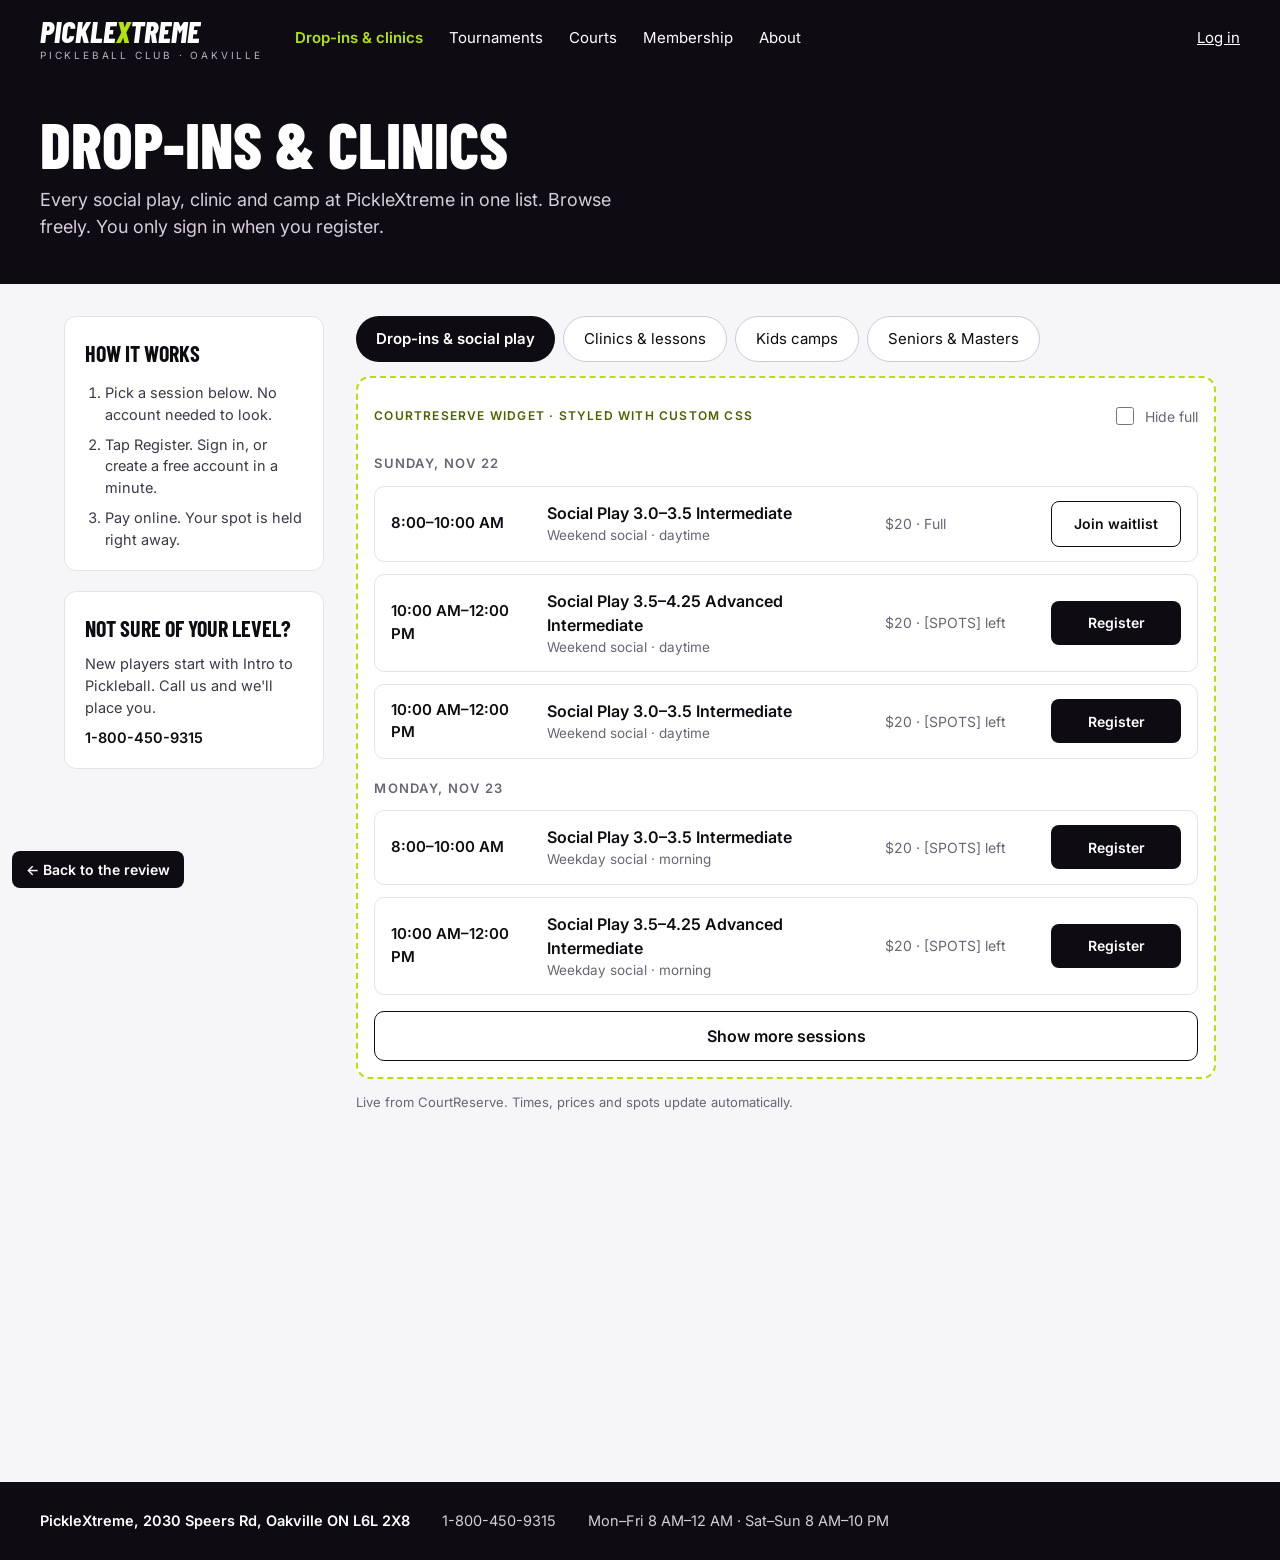
<file: mockups/drop-ins-desktop.html>
<!doctype html>
<html lang="en"><head><meta charset="utf-8"><meta name="viewport" content="width=device-width, initial-scale=1"><meta name="robots" content="noindex"><title>Drop-ins & clinics, desktop · PickleXtreme mockup</title>
<link rel="stylesheet" href="https://fonts.googleapis.com/css2?family=Barlow+Condensed:wght@600;700;800&family=Inter:wght@400;500;600&display=swap">
<style>
body{margin:0}
a{color:#0E0B12}a:hover{color:#2B0E45}
</style>
</head><body><a href="../index.html" style="position:fixed;left:12px;bottom:12px;z-index:9;background:#0E0B12;color:#fff;padding:10px 14px;border-radius:8px;font:600 14px Inter,system-ui,sans-serif;text-decoration:none">← Back to the review</a>

<div style="width: 100%; min-height: 1560px; background: #F6F5F8; color: #0E0B12; font-family: Inter, system-ui, sans-serif; font-size: 16px; line-height: 1.5; display: flex; flex-direction: column">

  <header style="background: #0E0B12">
    <div style="max-width: 1200px; margin: 0 auto; padding: 16px 24px; display: flex; flex-wrap: wrap; align-items: center; gap: 16px 32px">
      <a href="home-desktop.html" style="display: flex; flex-direction: column; line-height: 1; text-decoration: none">
        <span style="font-family: 'Barlow Condensed', sans-serif; font-weight: 800; font-style: italic; font-size: 30px; color: #FFFFFF">PICKLE<span style="color: #B3E307">X</span>TREME</span>
        <span style="font-size: 10px; letter-spacing: .28em; color: #B9B2C4; margin-top: 4px">PICKLEBALL CLUB · OAKVILLE</span>
      </a>
      <nav aria-label="Main" style="display: flex; flex-wrap: wrap; gap: 4px 26px; flex: 1; font-size: 15px">
        <a href="drop-ins-desktop.html" style="color: #B3E307; text-decoration: none; min-height: 44px; display: flex; align-items: center; font-weight: 600">Drop-ins &amp; clinics</a>
        <a href="home-desktop.html#showdown" style="color: #FFFFFF; text-decoration: none; min-height: 44px; display: flex; align-items: center">Tournaments</a>
        <a href="#courts" style="color: #FFFFFF; text-decoration: none; min-height: 44px; display: flex; align-items: center">Courts</a>
        <a href="#membership" style="color: #FFFFFF; text-decoration: none; min-height: 44px; display: flex; align-items: center">Membership</a>
        <a href="#about" style="color: #FFFFFF; text-decoration: none; min-height: 44px; display: flex; align-items: center">About</a>
      </nav>
      <a href="#login" style="color: #FFFFFF; font-size: 15px; min-height: 44px; display: flex; align-items: center">Log in</a>
    </div>
  </header>

  <section style="background: #0E0B12; color: #FFFFFF">
    <div style="max-width: 1200px; margin: 0 auto; padding: 36px 24px 44px; display: flex; flex-direction: column; gap: 10px">
      <h1 style="margin: 0; font-family: 'Barlow Condensed', sans-serif; font-weight: 800; font-size: 64px; line-height: 1; text-transform: uppercase">Drop-ins &amp; clinics</h1>
      <p style="margin: 0; color: #D4CEDD; font-size: 18px; max-width: 56ch">Every social play, clinic and camp at PickleXtreme in one list. Browse freely. You only sign in when you register.</p>
    </div>
  </section>

  <div style="max-width: 1200px; width: 100%; margin: 0 auto; padding: 32px 24px 64px; box-sizing: border-box; display: flex; flex-wrap: wrap; gap: 32px; align-items: flex-start">

    <aside style="flex: 1 1 260px; max-width: 300px; display: flex; flex-direction: column; gap: 20px">
      <div style="background: #FFFFFF; border: 1px solid #E6E2EC; border-radius: 12px; padding: 20px; display: flex; flex-direction: column; gap: 12px">
        <h2 style="margin: 0; font-family: 'Barlow Condensed', sans-serif; font-weight: 700; font-size: 22px; text-transform: uppercase">How it works</h2>
        <ol style="margin: 0; padding-left: 20px; display: flex; flex-direction: column; gap: 8px; font-size: 14.5px; color: #3E3748">
          <li>Pick a session below. No account needed to look.</li>
          <li>Tap Register. Sign in, or create a free account in a minute.</li>
          <li>Pay online. Your spot is held right away.</li>
        </ol>
      </div>
      <div style="background: #FFFFFF; border: 1px solid #E6E2EC; border-radius: 12px; padding: 20px; display: flex; flex-direction: column; gap: 8px; font-size: 14.5px">
        <h2 style="margin: 0; font-family: 'Barlow Condensed', sans-serif; font-weight: 700; font-size: 22px; text-transform: uppercase">Not sure of your level?</h2>
        <span style="color: #3E3748">New players start with Intro to Pickleball. Call us and we'll place you.</span>
        <span style="font-weight: 600">1-800-450-9315</span>
      </div>
    </aside>

    <main style="flex: 999 1 560px; min-width: 0; display: flex; flex-direction: column; gap: 14px">
      <div role="tablist" aria-label="Session type" style="display: flex; flex-wrap: wrap; gap: 8px">
        <a href="#dropins" role="tab" aria-selected="true" style="min-height: 44px; padding: 0 20px; border-radius: 99px; background: #0E0B12; color: #FFFFFF; display: flex; align-items: center; text-decoration: none; font-weight: 600; font-size: 15px">Drop-ins &amp; social play</a>
        <a href="#clinics" role="tab" aria-selected="false" style="min-height: 44px; padding: 0 20px; border-radius: 99px; border: 1px solid #CFC8D9; background: #FFFFFF; display: flex; align-items: center; text-decoration: none; font-size: 15px">Clinics &amp; lessons</a>
        <a href="#kids" role="tab" aria-selected="false" style="min-height: 44px; padding: 0 20px; border-radius: 99px; border: 1px solid #CFC8D9; background: #FFFFFF; display: flex; align-items: center; text-decoration: none; font-size: 15px">Kids camps</a>
        <a href="#masters" role="tab" aria-selected="false" style="min-height: 44px; padding: 0 20px; border-radius: 99px; border: 1px solid #CFC8D9; background: #FFFFFF; display: flex; align-items: center; text-decoration: none; font-size: 15px">Seniors &amp; Masters</a>
      </div>

      <div style="border: 2px dashed #B3E307; border-radius: 14px; padding: 16px; display: flex; flex-direction: column; gap: 12px; background: #FFFFFF">
        <div style="display: flex; justify-content: space-between; align-items: center; gap: 12px; flex-wrap: wrap">
          <span style="font-size: 12px; font-weight: 600; letter-spacing: .1em; text-transform: uppercase; color: #4D6300">CourtReserve widget · styled with Custom CSS</span>
          <label for="hidefull-d" style="display: flex; align-items: center; gap: 8px; font-size: 14px; color: #6B6475; min-height: 44px"><input id="hidefull-d" type="checkbox" style="width: 18px; height: 18px; accent-color: #2B0E45"> Hide full</label>
        </div>

        <h2 style="margin: 4px 0 0; font-size: 13px; font-weight: 600; letter-spacing: .1em; text-transform: uppercase; color: #6B6475">Sunday, Nov 22</h2>
        <div style="display: grid; grid-template-columns: 140px minmax(0, 1fr) 150px 130px; gap: 16px; align-items: center; padding: 14px 16px; border: 1px solid #E6E2EC; border-radius: 10px">
          <span style="font-weight: 600; font-size: 15px">8:00–10:00 AM</span>
          <div style="display: flex; flex-direction: column; min-width: 0"><span style="font-weight: 600">Social Play 3.0–3.5 Intermediate</span><span style="font-size: 13.5px; color: #6B6475">Weekend social · daytime</span></div>
          <span style="font-size: 14px; color: #6B6475">$20 · Full</span>
          <a href="#waitlist" style="min-height: 44px; border-radius: 8px; border: 1.5px solid #0E0B12; display: flex; align-items: center; justify-content: center; text-decoration: none; font-weight: 600; font-size: 14px">Join waitlist</a>
        </div>
        <div style="display: grid; grid-template-columns: 140px minmax(0, 1fr) 150px 130px; gap: 16px; align-items: center; padding: 14px 16px; border: 1px solid #E6E2EC; border-radius: 10px">
          <span style="font-weight: 600; font-size: 15px">10:00 AM–12:00 PM</span>
          <div style="display: flex; flex-direction: column; min-width: 0"><span style="font-weight: 600">Social Play 3.5–4.25 Advanced Intermediate</span><span style="font-size: 13.5px; color: #6B6475">Weekend social · daytime</span></div>
          <span style="font-size: 14px; color: #6B6475">$20 · [SPOTS] left</span>
          <a href="#register" style="min-height: 44px; border-radius: 8px; background: #0E0B12; color: #FFFFFF; display: flex; align-items: center; justify-content: center; text-decoration: none; font-weight: 600; font-size: 14px">Register</a>
        </div>
        <div style="display: grid; grid-template-columns: 140px minmax(0, 1fr) 150px 130px; gap: 16px; align-items: center; padding: 14px 16px; border: 1px solid #E6E2EC; border-radius: 10px">
          <span style="font-weight: 600; font-size: 15px">10:00 AM–12:00 PM</span>
          <div style="display: flex; flex-direction: column; min-width: 0"><span style="font-weight: 600">Social Play 3.0–3.5 Intermediate</span><span style="font-size: 13.5px; color: #6B6475">Weekend social · daytime</span></div>
          <span style="font-size: 14px; color: #6B6475">$20 · [SPOTS] left</span>
          <a href="#register" style="min-height: 44px; border-radius: 8px; background: #0E0B12; color: #FFFFFF; display: flex; align-items: center; justify-content: center; text-decoration: none; font-weight: 600; font-size: 14px">Register</a>
        </div>

        <h2 style="margin: 8px 0 0; font-size: 13px; font-weight: 600; letter-spacing: .1em; text-transform: uppercase; color: #6B6475">Monday, Nov 23</h2>
        <div style="display: grid; grid-template-columns: 140px minmax(0, 1fr) 150px 130px; gap: 16px; align-items: center; padding: 14px 16px; border: 1px solid #E6E2EC; border-radius: 10px">
          <span style="font-weight: 600; font-size: 15px">8:00–10:00 AM</span>
          <div style="display: flex; flex-direction: column; min-width: 0"><span style="font-weight: 600">Social Play 3.0–3.5 Intermediate</span><span style="font-size: 13.5px; color: #6B6475">Weekday social · morning</span></div>
          <span style="font-size: 14px; color: #6B6475">$20 · [SPOTS] left</span>
          <a href="#register" style="min-height: 44px; border-radius: 8px; background: #0E0B12; color: #FFFFFF; display: flex; align-items: center; justify-content: center; text-decoration: none; font-weight: 600; font-size: 14px">Register</a>
        </div>
        <div style="display: grid; grid-template-columns: 140px minmax(0, 1fr) 150px 130px; gap: 16px; align-items: center; padding: 14px 16px; border: 1px solid #E6E2EC; border-radius: 10px">
          <span style="font-weight: 600; font-size: 15px">10:00 AM–12:00 PM</span>
          <div style="display: flex; flex-direction: column; min-width: 0"><span style="font-weight: 600">Social Play 3.5–4.25 Advanced Intermediate</span><span style="font-size: 13.5px; color: #6B6475">Weekday social · morning</span></div>
          <span style="font-size: 14px; color: #6B6475">$20 · [SPOTS] left</span>
          <a href="#register" style="min-height: 44px; border-radius: 8px; background: #0E0B12; color: #FFFFFF; display: flex; align-items: center; justify-content: center; text-decoration: none; font-weight: 600; font-size: 14px">Register</a>
        </div>

        <a href="#more" style="display: flex; align-items: center; justify-content: center; min-height: 48px; border-radius: 10px; border: 1.5px solid #0E0B12; text-decoration: none; font-weight: 600; margin-top: 4px">Show more sessions</a>
      </div>
      <span style="font-size: 13px; color: #6B6475">Live from CourtReserve. Times, prices and spots update automatically.</span>
    </main>
  </div>

  <footer style="margin-top: auto; background: #0E0B12; color: #D4CEDD; font-size: 14.5px">
    <div style="max-width: 1200px; margin: 0 auto; padding: 28px 24px; display: flex; flex-wrap: wrap; gap: 8px 32px">
      <span style="color: #FFFFFF; font-weight: 600">PickleXtreme, 2030 Speers Rd, Oakville ON L6L 2X8</span>
      <span>1-800-450-9315</span>
      <span>Mon–Fri 8 AM–12 AM · Sat–Sun 8 AM–10 PM</span>
    </div>
  </footer>
</div>
</body></html>
</file>
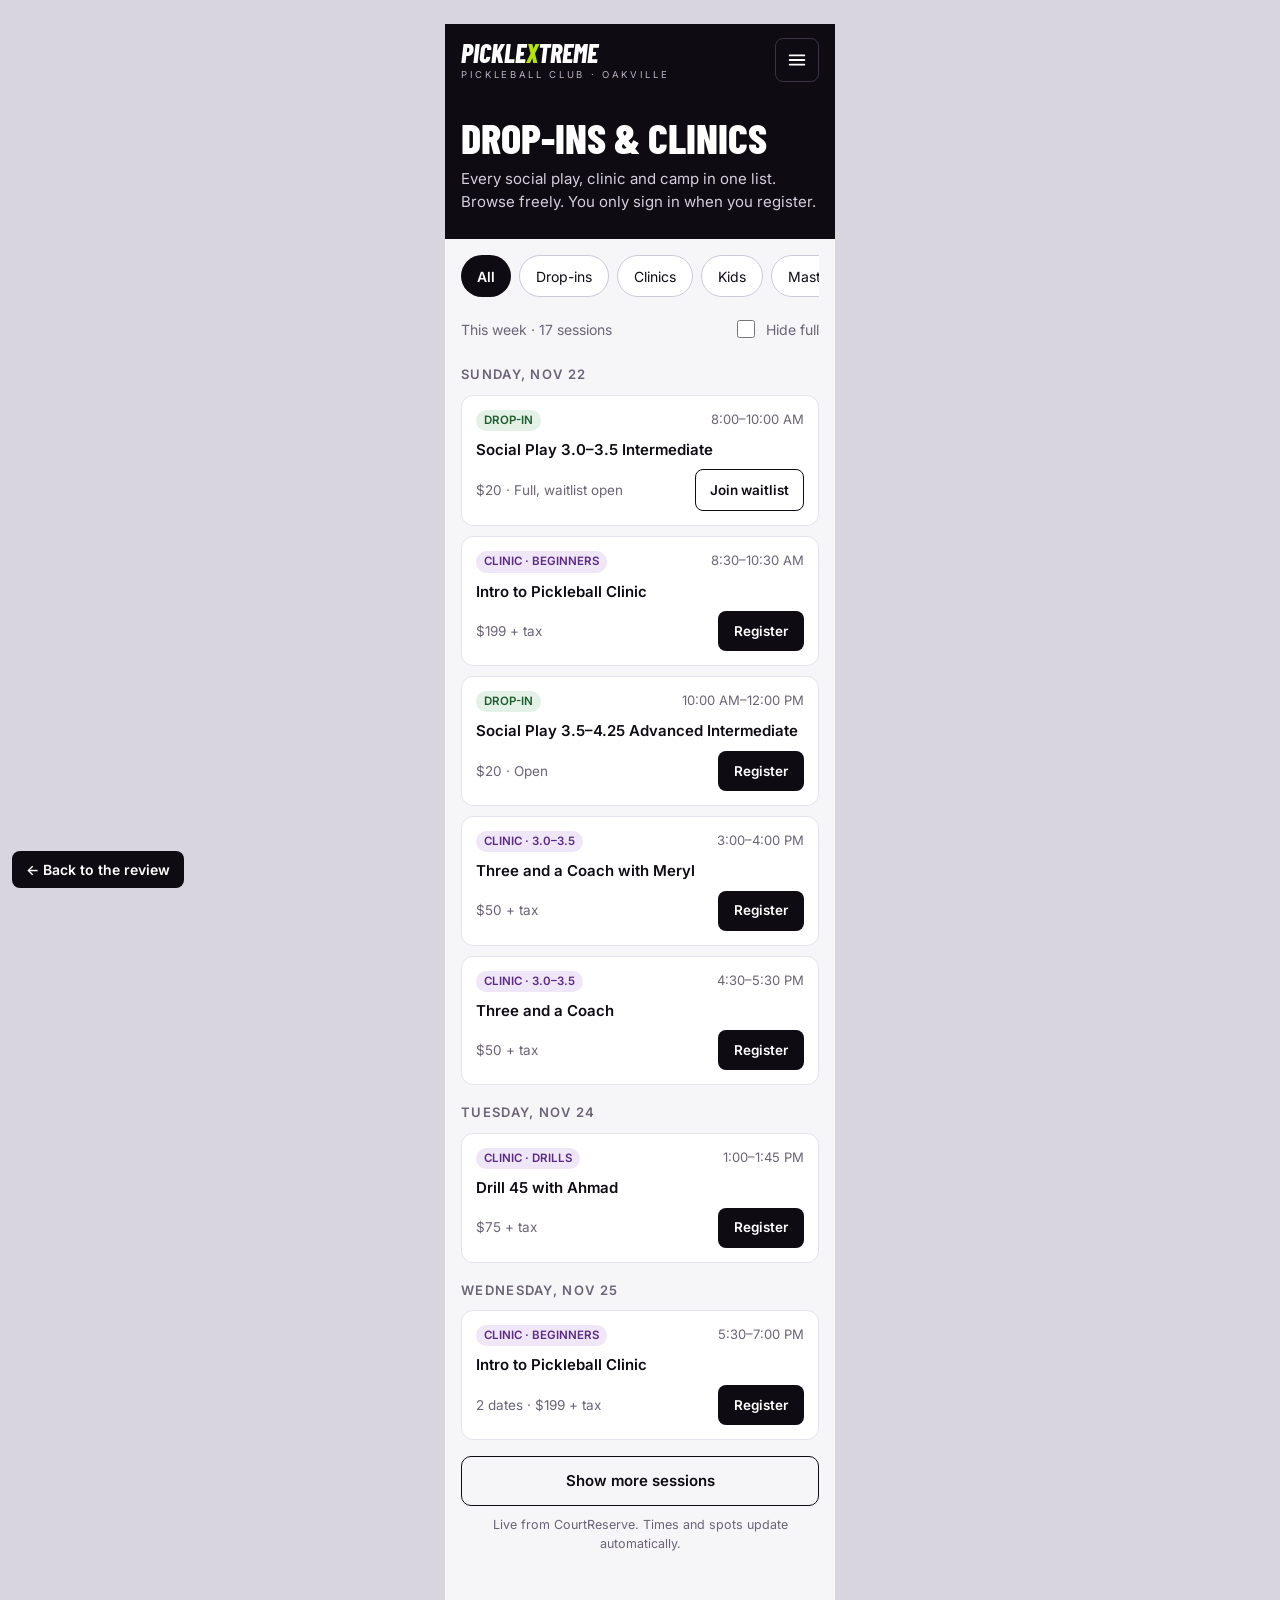
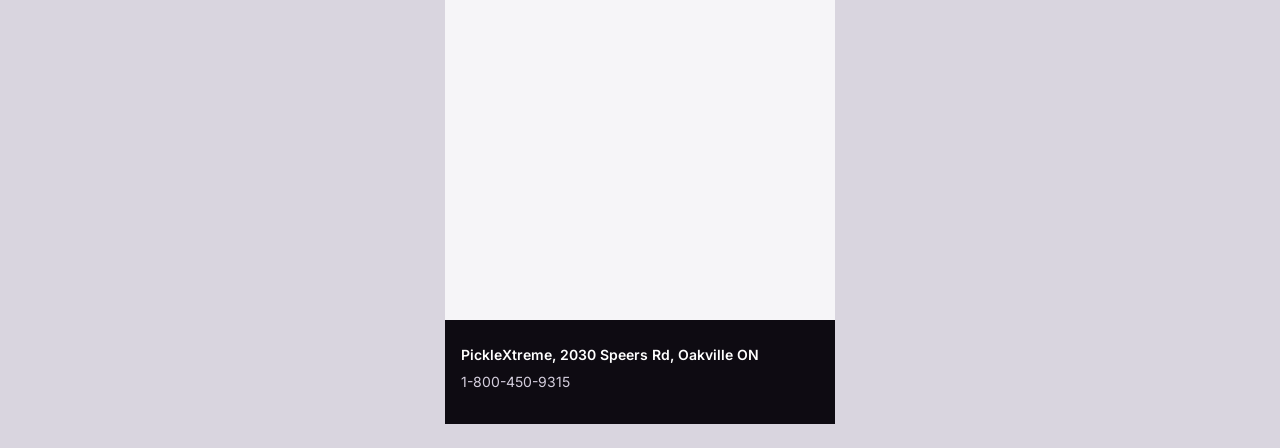
<file: mockups/drop-ins-phone.html>
<!doctype html>
<html lang="en"><head><meta charset="utf-8"><meta name="viewport" content="width=device-width, initial-scale=1"><meta name="robots" content="noindex"><title>Drop-ins & clinics, phone · PickleXtreme mockup</title>
<link rel="stylesheet" href="https://fonts.googleapis.com/css2?family=Barlow+Condensed:wght@600;700;800&family=Inter:wght@400;500;600&display=swap">
<style>
body{margin:0}
a{color:#0E0B12}a:hover{color:#2B0E45}
</style>
</head><body><a href="../index.html" style="position:fixed;left:12px;bottom:12px;z-index:9;background:#0E0B12;color:#fff;padding:10px 14px;border-radius:8px;font:600 14px Inter,system-ui,sans-serif;text-decoration:none">← Back to the review</a><div style="min-height:100vh;background:#d9d5df;display:flex;justify-content:center;padding:24px 0">

<div style="width: 390px; height: 2000px; background: #F6F5F8; color: #0E0B12; font-family: Inter, system-ui, sans-serif; font-size: 15px; line-height: 1.5; display: flex; flex-direction: column; overflow: hidden">

  <header style="display: flex; align-items: center; justify-content: space-between; padding: 14px 16px; background: #0E0B12">
    <a href="home-phone.html" style="display: flex; flex-direction: column; line-height: 1; text-decoration: none">
      <span style="font-family: 'Barlow Condensed', sans-serif; font-weight: 800; font-style: italic; font-size: 26px; color: #FFFFFF">PICKLE<span style="color: #B3E307">X</span>TREME</span>
      <span style="font-size: 9.5px; letter-spacing: .28em; color: #B9B2C4; margin-top: 4px">PICKLEBALL CLUB · OAKVILLE</span>
    </a>
    <button aria-label="Open menu" style="width: 44px; height: 44px; border: 1px solid #3A3345; border-radius: 8px; background: transparent; color: #FFFFFF; display: flex; align-items: center; justify-content: center">
      <svg width="22" height="22" viewBox="0 0 24 24" fill="none" stroke="currentColor" stroke-width="2" stroke-linecap="round" aria-hidden="true"><path d="M4 7h16M4 12h16M4 17h16"/></svg>
    </button>
  </header>

  <section style="background: #0E0B12; color: #FFFFFF; padding: 20px 16px 26px; display: flex; flex-direction: column; gap: 10px">
    <h1 style="margin: 0; font-family: 'Barlow Condensed', sans-serif; font-weight: 800; font-size: 42px; line-height: 1; text-transform: uppercase">Drop-ins &amp; clinics</h1>
    <p style="margin: 0; color: #D4CEDD">Every social play, clinic and camp in one list. Browse freely. You only sign in when you register.</p>
  </section>

  <div style="display: flex; flex-direction: column; gap: 10px; padding: 16px 16px 6px">
    <div style="display: flex; gap: 8px; overflow: hidden">
      <a href="#all" style="flex-shrink: 0; min-height: 40px; padding: 0 16px; border-radius: 99px; background: #0E0B12; color: #FFFFFF; display: flex; align-items: center; text-decoration: none; font-weight: 600; font-size: 14px">All</a>
      <a href="#dropins" style="flex-shrink: 0; min-height: 40px; padding: 0 16px; border-radius: 99px; border: 1px solid #CFC8D9; background: #FFFFFF; display: flex; align-items: center; text-decoration: none; font-size: 14px">Drop-ins</a>
      <a href="#clinics" style="flex-shrink: 0; min-height: 40px; padding: 0 16px; border-radius: 99px; border: 1px solid #CFC8D9; background: #FFFFFF; display: flex; align-items: center; text-decoration: none; font-size: 14px">Clinics</a>
      <a href="#kids" style="flex-shrink: 0; min-height: 40px; padding: 0 16px; border-radius: 99px; border: 1px solid #CFC8D9; background: #FFFFFF; display: flex; align-items: center; text-decoration: none; font-size: 14px">Kids</a>
      <a href="#masters" style="flex-shrink: 0; min-height: 40px; padding: 0 16px; border-radius: 99px; border: 1px solid #CFC8D9; background: #FFFFFF; display: flex; align-items: center; text-decoration: none; font-size: 14px">Masters</a>
    </div>
    <div style="display: flex; align-items: center; justify-content: space-between; font-size: 14px; color: #6B6475">
      <span>This week · 17 sessions</span>
      <label for="hidefull-p" style="display: flex; align-items: center; gap: 8px; min-height: 44px"><input id="hidefull-p" type="checkbox" style="width: 18px; height: 18px; accent-color: #2B0E45"> Hide full</label>
    </div>
  </div>

  <div style="padding: 0 16px; display: flex; flex-direction: column; gap: 10px">
    <h2 style="margin: 8px 0 0; font-size: 13px; font-weight: 600; letter-spacing: .1em; text-transform: uppercase; color: #6B6475">Sunday, Nov 22</h2>

    <div style="background: #FFFFFF; border: 1px solid #E6E2EC; border-radius: 12px; padding: 14px; display: flex; flex-direction: column; gap: 8px">
      <div style="display: flex; justify-content: space-between; gap: 8px"><span style="font-size: 11.5px; font-weight: 600; color: #1F5E2E; background: #E3F1E6; padding: 2px 8px; border-radius: 99px">DROP-IN</span><span style="font-size: 13px; color: #6B6475">8:00–10:00 AM</span></div>
      <span style="font-weight: 600">Social Play 3.0–3.5 Intermediate</span>
      <div style="display: flex; align-items: center; justify-content: space-between; gap: 8px"><span style="font-size: 13.5px; color: #6B6475">$20 · Full, waitlist open</span><a href="#waitlist" style="min-height: 40px; padding: 0 14px; border-radius: 8px; border: 1.5px solid #0E0B12; display: flex; align-items: center; text-decoration: none; font-weight: 600; font-size: 13.5px">Join waitlist</a></div>
    </div>

    <div style="background: #FFFFFF; border: 1px solid #E6E2EC; border-radius: 12px; padding: 14px; display: flex; flex-direction: column; gap: 8px">
      <div style="display: flex; justify-content: space-between; gap: 8px"><span style="font-size: 11.5px; font-weight: 600; color: #5B2A86; background: #EFE6F7; padding: 2px 8px; border-radius: 99px">CLINIC · BEGINNERS</span><span style="font-size: 13px; color: #6B6475">8:30–10:30 AM</span></div>
      <span style="font-weight: 600">Intro to Pickleball Clinic</span>
      <div style="display: flex; align-items: center; justify-content: space-between; gap: 8px"><span style="font-size: 13.5px; color: #6B6475">$199 + tax</span><a href="#register" style="min-height: 40px; padding: 0 16px; border-radius: 8px; background: #0E0B12; color: #FFFFFF; display: flex; align-items: center; text-decoration: none; font-weight: 600; font-size: 13.5px">Register</a></div>
    </div>

    <div style="background: #FFFFFF; border: 1px solid #E6E2EC; border-radius: 12px; padding: 14px; display: flex; flex-direction: column; gap: 8px">
      <div style="display: flex; justify-content: space-between; gap: 8px"><span style="font-size: 11.5px; font-weight: 600; color: #1F5E2E; background: #E3F1E6; padding: 2px 8px; border-radius: 99px">DROP-IN</span><span style="font-size: 13px; color: #6B6475">10:00 AM–12:00 PM</span></div>
      <span style="font-weight: 600">Social Play 3.5–4.25 Advanced Intermediate</span>
      <div style="display: flex; align-items: center; justify-content: space-between; gap: 8px"><span style="font-size: 13.5px; color: #6B6475">$20 · Open</span><a href="#register" style="min-height: 40px; padding: 0 16px; border-radius: 8px; background: #0E0B12; color: #FFFFFF; display: flex; align-items: center; text-decoration: none; font-weight: 600; font-size: 13.5px">Register</a></div>
    </div>

    <div style="background: #FFFFFF; border: 1px solid #E6E2EC; border-radius: 12px; padding: 14px; display: flex; flex-direction: column; gap: 8px">
      <div style="display: flex; justify-content: space-between; gap: 8px"><span style="font-size: 11.5px; font-weight: 600; color: #5B2A86; background: #EFE6F7; padding: 2px 8px; border-radius: 99px">CLINIC · 3.0–3.5</span><span style="font-size: 13px; color: #6B6475">3:00–4:00 PM</span></div>
      <span style="font-weight: 600">Three and a Coach with Meryl</span>
      <div style="display: flex; align-items: center; justify-content: space-between; gap: 8px"><span style="font-size: 13.5px; color: #6B6475">$50 + tax</span><a href="#register" style="min-height: 40px; padding: 0 16px; border-radius: 8px; background: #0E0B12; color: #FFFFFF; display: flex; align-items: center; text-decoration: none; font-weight: 600; font-size: 13.5px">Register</a></div>
    </div>

    <div style="background: #FFFFFF; border: 1px solid #E6E2EC; border-radius: 12px; padding: 14px; display: flex; flex-direction: column; gap: 8px">
      <div style="display: flex; justify-content: space-between; gap: 8px"><span style="font-size: 11.5px; font-weight: 600; color: #5B2A86; background: #EFE6F7; padding: 2px 8px; border-radius: 99px">CLINIC · 3.0–3.5</span><span style="font-size: 13px; color: #6B6475">4:30–5:30 PM</span></div>
      <span style="font-weight: 600">Three and a Coach</span>
      <div style="display: flex; align-items: center; justify-content: space-between; gap: 8px"><span style="font-size: 13.5px; color: #6B6475">$50 + tax</span><a href="#register" style="min-height: 40px; padding: 0 16px; border-radius: 8px; background: #0E0B12; color: #FFFFFF; display: flex; align-items: center; text-decoration: none; font-weight: 600; font-size: 13.5px">Register</a></div>
    </div>

    <h2 style="margin: 8px 0 0; font-size: 13px; font-weight: 600; letter-spacing: .1em; text-transform: uppercase; color: #6B6475">Tuesday, Nov 24</h2>

    <div style="background: #FFFFFF; border: 1px solid #E6E2EC; border-radius: 12px; padding: 14px; display: flex; flex-direction: column; gap: 8px">
      <div style="display: flex; justify-content: space-between; gap: 8px"><span style="font-size: 11.5px; font-weight: 600; color: #5B2A86; background: #EFE6F7; padding: 2px 8px; border-radius: 99px">CLINIC · DRILLS</span><span style="font-size: 13px; color: #6B6475">1:00–1:45 PM</span></div>
      <span style="font-weight: 600">Drill 45 with Ahmad</span>
      <div style="display: flex; align-items: center; justify-content: space-between; gap: 8px"><span style="font-size: 13.5px; color: #6B6475">$75 + tax</span><a href="#register" style="min-height: 40px; padding: 0 16px; border-radius: 8px; background: #0E0B12; color: #FFFFFF; display: flex; align-items: center; text-decoration: none; font-weight: 600; font-size: 13.5px">Register</a></div>
    </div>

    <h2 style="margin: 8px 0 0; font-size: 13px; font-weight: 600; letter-spacing: .1em; text-transform: uppercase; color: #6B6475">Wednesday, Nov 25</h2>

    <div style="background: #FFFFFF; border: 1px solid #E6E2EC; border-radius: 12px; padding: 14px; display: flex; flex-direction: column; gap: 8px">
      <div style="display: flex; justify-content: space-between; gap: 8px"><span style="font-size: 11.5px; font-weight: 600; color: #5B2A86; background: #EFE6F7; padding: 2px 8px; border-radius: 99px">CLINIC · BEGINNERS</span><span style="font-size: 13px; color: #6B6475">5:30–7:00 PM</span></div>
      <span style="font-weight: 600">Intro to Pickleball Clinic</span>
      <div style="display: flex; align-items: center; justify-content: space-between; gap: 8px"><span style="font-size: 13.5px; color: #6B6475">2 dates · $199 + tax</span><a href="#register" style="min-height: 40px; padding: 0 16px; border-radius: 8px; background: #0E0B12; color: #FFFFFF; display: flex; align-items: center; text-decoration: none; font-weight: 600; font-size: 13.5px">Register</a></div>
    </div>

    <a href="#more" style="display: flex; align-items: center; justify-content: center; min-height: 48px; border-radius: 10px; border: 1.5px solid #0E0B12; text-decoration: none; font-weight: 600; margin-top: 6px">Show more sessions</a>
    <span style="font-size: 12.5px; color: #6B6475; text-align: center">Live from CourtReserve. Times and spots update automatically.</span>
  </div>

  <footer style="margin-top: auto; background: #0E0B12; color: #D4CEDD; padding: 24px 16px 32px; display: flex; flex-direction: column; gap: 6px; font-size: 14px">
    <span style="color: #FFFFFF; font-weight: 600">PickleXtreme, 2030 Speers Rd, Oakville ON</span>
    <span>1-800-450-9315</span>
  </footer>
</div>
</div></body></html>
</file>
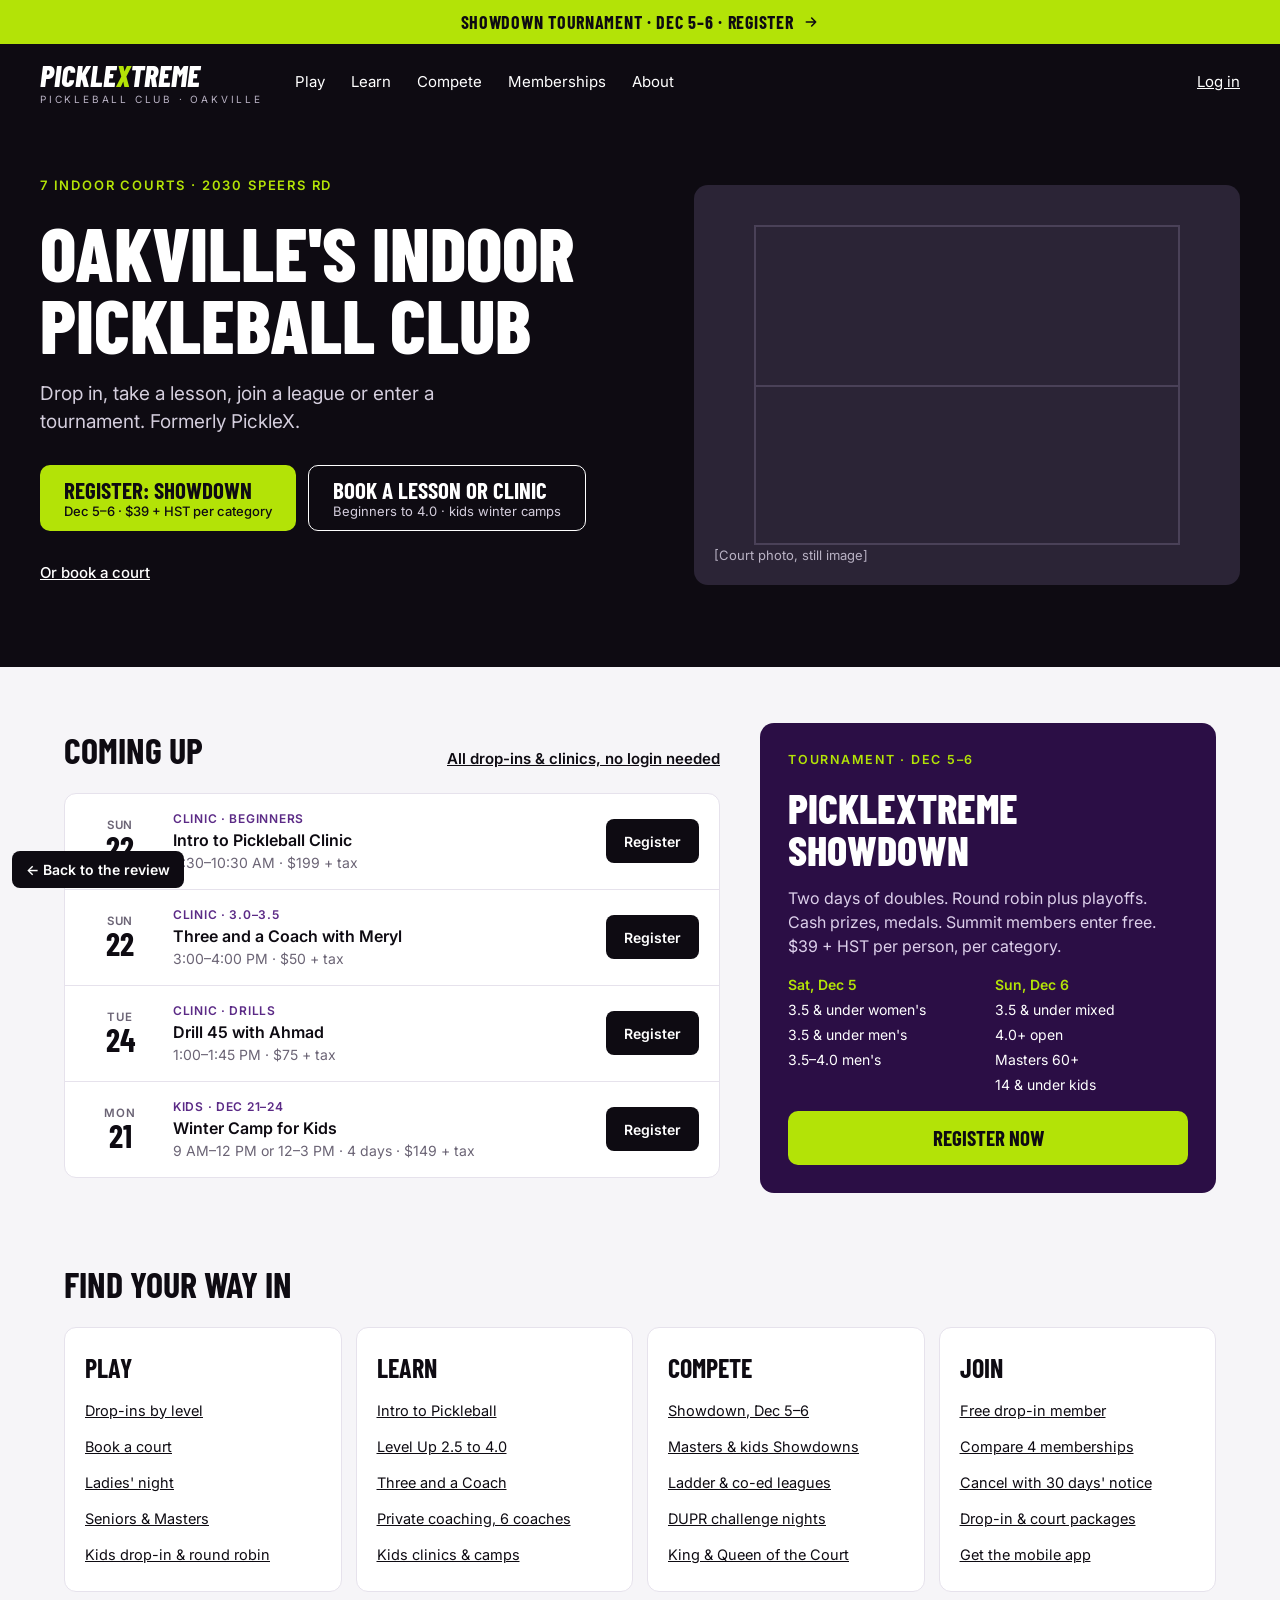
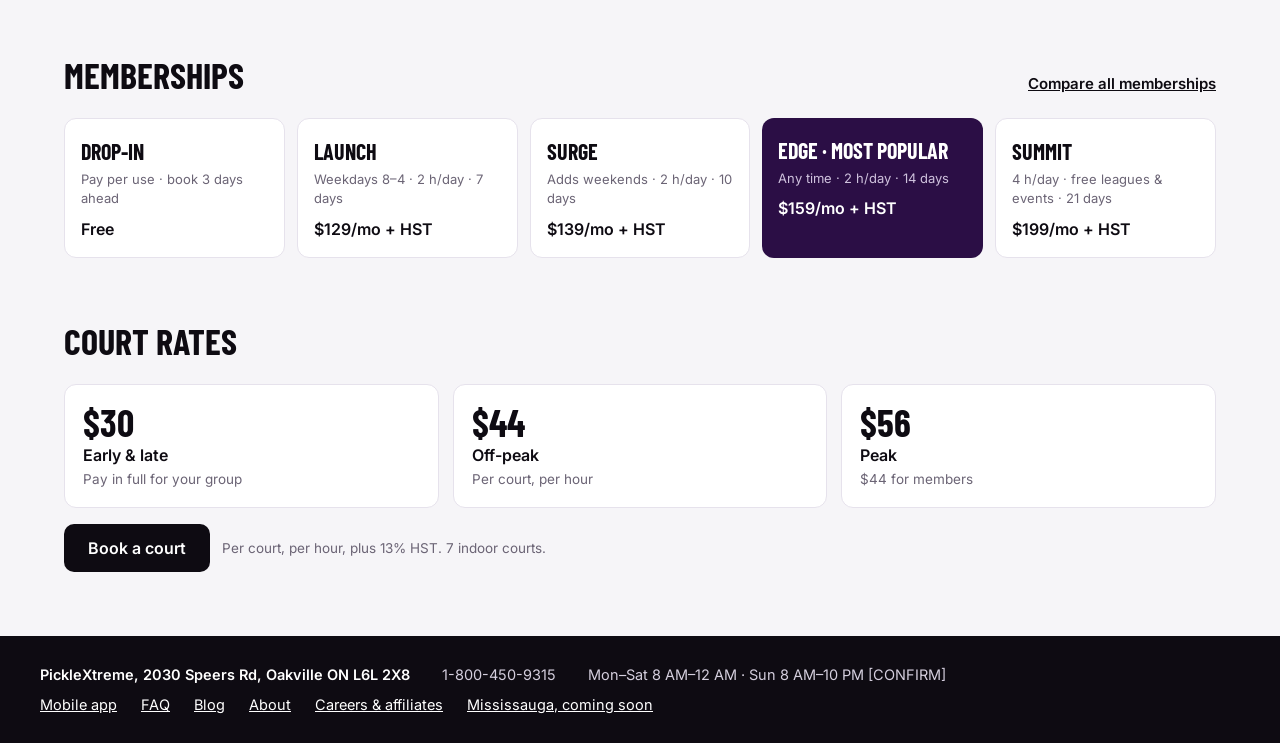
<file: mockups/home-desktop.html>
<!doctype html>
<html lang="en"><head><meta charset="utf-8"><meta name="viewport" content="width=device-width, initial-scale=1"><meta name="robots" content="noindex"><title>Calm homepage, desktop · PickleXtreme mockup</title>
<link rel="stylesheet" href="https://fonts.googleapis.com/css2?family=Barlow+Condensed:wght@600;700;800&family=Inter:wght@400;500;600&display=swap">
<style>
body{margin:0}
a{color:#0E0B12}a:hover{color:#2B0E45}
</style>
</head><body><a href="../index.html" style="position:fixed;left:12px;bottom:12px;z-index:9;background:#0E0B12;color:#fff;padding:10px 14px;border-radius:8px;font:600 14px Inter,system-ui,sans-serif;text-decoration:none">← Back to the review</a>

<div style="width: 100%; min-height: 2300px; background: #F6F5F8; color: #0E0B12; font-family: Inter, system-ui, sans-serif; font-size: 16px; line-height: 1.5; display: flex; flex-direction: column">

  <a href="#showdown" style="display: flex; align-items: center; justify-content: center; gap: 10px; min-height: 44px; padding: 0 16px; background: #B3E307; color: #0E0B12; font-family: 'Barlow Condensed', sans-serif; font-weight: 700; font-size: 18px; letter-spacing: .04em; text-transform: uppercase; text-decoration: none">Showdown Tournament · Dec 5–6 · Register
    <svg width="16" height="16" viewBox="0 0 24 24" fill="none" stroke="currentColor" stroke-width="2.4" stroke-linecap="round" stroke-linejoin="round" aria-hidden="true"><path d="M5 12h14M13 6l6 6-6 6"/></svg>
  </a>

  <header style="background: #0E0B12">
    <div style="max-width: 1200px; margin: 0 auto; padding: 16px 24px; display: flex; flex-wrap: wrap; align-items: center; gap: 16px 32px">
      <div style="display: flex; flex-direction: column; line-height: 1">
        <span style="font-family: 'Barlow Condensed', sans-serif; font-weight: 800; font-style: italic; font-size: 30px; color: #FFFFFF">PICKLE<span style="color: #B3E307">X</span>TREME</span>
        <span style="font-size: 10px; letter-spacing: .28em; color: #B9B2C4; margin-top: 4px">PICKLEBALL CLUB · OAKVILLE</span>
      </div>
      <nav aria-label="Main" style="display: flex; flex-wrap: wrap; gap: 4px 26px; flex: 1; font-size: 15px">
        <a href="drop-ins-desktop.html" style="color: #FFFFFF; text-decoration: none; min-height: 44px; display: flex; align-items: center">Play</a>
        <a href="drop-ins-desktop.html" style="color: #FFFFFF; text-decoration: none; min-height: 44px; display: flex; align-items: center">Learn</a>
        <a href="#showdown" style="color: #FFFFFF; text-decoration: none; min-height: 44px; display: flex; align-items: center">Compete</a>
        <a href="memberships.html" style="color: #FFFFFF; text-decoration: none; min-height: 44px; display: flex; align-items: center">Memberships</a>
        <a href="#about" style="color: #FFFFFF; text-decoration: none; min-height: 44px; display: flex; align-items: center">About</a>
      </nav>
      <a href="#login" style="color: #FFFFFF; font-size: 15px; min-height: 44px; display: flex; align-items: center">Log in</a>
    </div>
  </header>

  <section style="background: #0E0B12; color: #FFFFFF; overflow: hidden">
    <div style="max-width: 1200px; margin: 0 auto; padding: 56px 24px 72px; display: flex; flex-wrap: wrap; gap: 48px; align-items: center">
      <div style="flex: 1 1 480px; min-width: 0; display: flex; flex-direction: column; gap: 20px">
        <span style="font-size: 13px; font-weight: 600; letter-spacing: .14em; text-transform: uppercase; color: #B3E307">7 indoor courts · 2030 Speers Rd</span>
        <h1 style="margin: 0; font-family: 'Barlow Condensed', sans-serif; font-weight: 800; font-size: 76px; line-height: .95; text-transform: uppercase">Oakville's indoor pickleball club</h1>
        <p style="margin: 0; color: #D4CEDD; font-size: 19px; max-width: 34ch">Drop in, take a lesson, join a league or enter a tournament. Formerly PickleX.</p>
        <div style="display: flex; flex-wrap: wrap; gap: 12px; margin-top: 8px">
          <a href="#showdown" style="display: flex; flex-direction: column; justify-content: center; min-height: 64px; padding: 0 24px; border-radius: 10px; background: #B3E307; color: #0E0B12; text-decoration: none; line-height: 1.15">
            <span style="font-family: 'Barlow Condensed', sans-serif; font-weight: 700; font-size: 23px; text-transform: uppercase">Register: Showdown</span>
            <span style="font-size: 13px; font-weight: 500">Dec 5–6 · $39 + HST per category</span>
          </a>
          <a href="drop-ins-desktop.html" style="display: flex; flex-direction: column; justify-content: center; min-height: 64px; padding: 0 24px; border-radius: 10px; border: 1.5px solid #FFFFFF; color: #FFFFFF; text-decoration: none; line-height: 1.15">
            <span style="font-family: 'Barlow Condensed', sans-serif; font-weight: 700; font-size: 23px; text-transform: uppercase">Book a lesson or clinic</span>
            <span style="font-size: 13px; color: #D4CEDD">Beginners to 4.0 · kids winter camps</span>
          </a>
        </div>
        <a href="#courts" style="color: #FFFFFF; font-weight: 500; font-size: 15px; min-height: 44px; display: flex; align-items: center; align-self: flex-start">Or book a court</a>
      </div>
      <div style="flex: 1 1 420px; min-width: 0; height: 400px; border-radius: 14px; background: #2B2436; position: relative; display: flex; align-items: flex-end; padding: 20px; box-sizing: border-box">
        <div aria-hidden="true" style="position: absolute; inset: 40px 60px; border: 2px solid #4A4158"></div>
        <div aria-hidden="true" style="position: absolute; left: 60px; right: 60px; top: 50%; border-top: 2px solid #4A4158"></div>
        <span style="position: relative; font-size: 13px; color: #B9B2C4">[Court photo, still image]</span>
      </div>
    </div>
  </section>

  <section style="max-width: 1200px; width: 100%; margin: 0 auto; padding: 56px 24px 16px; box-sizing: border-box; display: flex; flex-wrap: wrap; gap: 40px">
    <div style="flex: 1 1 560px; min-width: 0; display: flex; flex-direction: column; gap: 16px">
      <div style="display: flex; align-items: baseline; justify-content: space-between; gap: 16px">
        <h2 style="margin: 0; font-family: 'Barlow Condensed', sans-serif; font-weight: 700; font-size: 36px; text-transform: uppercase">Coming up</h2>
        <a href="drop-ins-desktop.html" style="font-weight: 600; font-size: 15px">All drop-ins &amp; clinics, no login needed</a>
      </div>
      <div style="display: flex; flex-direction: column; background: #FFFFFF; border: 1px solid #E6E2EC; border-radius: 12px">
        <div style="display: grid; grid-template-columns: 70px minmax(0, 1fr) auto; gap: 18px; align-items: center; padding: 16px 20px; border-bottom: 1px solid #E6E2EC">
          <div style="display: flex; flex-direction: column; line-height: 1.05; text-align: center"><span style="font-size: 11.5px; font-weight: 600; color: #6B6475; letter-spacing: .08em">SUN</span><span style="font-family: 'Barlow Condensed', sans-serif; font-weight: 700; font-size: 32px">22</span></div>
          <div style="display: flex; flex-direction: column; min-width: 0"><span style="font-size: 12px; font-weight: 600; color: #5B2A86; letter-spacing: .06em; text-transform: uppercase">Clinic · beginners</span><span style="font-weight: 600">Intro to Pickleball Clinic</span><span style="font-size: 14px; color: #6B6475">8:30–10:30 AM · $199 + tax</span></div>
          <a href="#register" style="min-height: 44px; padding: 0 18px; border-radius: 8px; background: #0E0B12; color: #FFFFFF; display: flex; align-items: center; text-decoration: none; font-weight: 600; font-size: 14px">Register</a>
        </div>
        <div style="display: grid; grid-template-columns: 70px minmax(0, 1fr) auto; gap: 18px; align-items: center; padding: 16px 20px; border-bottom: 1px solid #E6E2EC">
          <div style="display: flex; flex-direction: column; line-height: 1.05; text-align: center"><span style="font-size: 11.5px; font-weight: 600; color: #6B6475; letter-spacing: .08em">SUN</span><span style="font-family: 'Barlow Condensed', sans-serif; font-weight: 700; font-size: 32px">22</span></div>
          <div style="display: flex; flex-direction: column; min-width: 0"><span style="font-size: 12px; font-weight: 600; color: #5B2A86; letter-spacing: .06em; text-transform: uppercase">Clinic · 3.0–3.5</span><span style="font-weight: 600">Three and a Coach with Meryl</span><span style="font-size: 14px; color: #6B6475">3:00–4:00 PM · $50 + tax</span></div>
          <a href="#register" style="min-height: 44px; padding: 0 18px; border-radius: 8px; background: #0E0B12; color: #FFFFFF; display: flex; align-items: center; text-decoration: none; font-weight: 600; font-size: 14px">Register</a>
        </div>
        <div style="display: grid; grid-template-columns: 70px minmax(0, 1fr) auto; gap: 18px; align-items: center; padding: 16px 20px; border-bottom: 1px solid #E6E2EC">
          <div style="display: flex; flex-direction: column; line-height: 1.05; text-align: center"><span style="font-size: 11.5px; font-weight: 600; color: #6B6475; letter-spacing: .08em">TUE</span><span style="font-family: 'Barlow Condensed', sans-serif; font-weight: 700; font-size: 32px">24</span></div>
          <div style="display: flex; flex-direction: column; min-width: 0"><span style="font-size: 12px; font-weight: 600; color: #5B2A86; letter-spacing: .06em; text-transform: uppercase">Clinic · drills</span><span style="font-weight: 600">Drill 45 with Ahmad</span><span style="font-size: 14px; color: #6B6475">1:00–1:45 PM · $75 + tax</span></div>
          <a href="#register" style="min-height: 44px; padding: 0 18px; border-radius: 8px; background: #0E0B12; color: #FFFFFF; display: flex; align-items: center; text-decoration: none; font-weight: 600; font-size: 14px">Register</a>
        </div>
        <div style="display: grid; grid-template-columns: 70px minmax(0, 1fr) auto; gap: 18px; align-items: center; padding: 16px 20px">
          <div style="display: flex; flex-direction: column; line-height: 1.05; text-align: center"><span style="font-size: 11.5px; font-weight: 600; color: #6B6475; letter-spacing: .08em">MON</span><span style="font-family: 'Barlow Condensed', sans-serif; font-weight: 700; font-size: 32px">21</span></div>
          <div style="display: flex; flex-direction: column; min-width: 0"><span style="font-size: 12px; font-weight: 600; color: #5B2A86; letter-spacing: .06em; text-transform: uppercase">Kids · Dec 21–24</span><span style="font-weight: 600">Winter Camp for Kids</span><span style="font-size: 14px; color: #6B6475">9 AM–12 PM or 12–3 PM · 4 days · $149 + tax</span></div>
          <a href="#register" style="min-height: 44px; padding: 0 18px; border-radius: 8px; background: #0E0B12; color: #FFFFFF; display: flex; align-items: center; text-decoration: none; font-weight: 600; font-size: 14px">Register</a>
        </div>
      </div>
    </div>

    <div id="showdown" style="flex: 1 1 360px; min-width: 0; background: #2B0E45; color: #FFFFFF; border-radius: 14px; padding: 28px; box-sizing: border-box; display: flex; flex-direction: column; gap: 16px; align-self: flex-start">
      <span style="font-size: 12.5px; font-weight: 600; letter-spacing: .14em; color: #B3E307; text-transform: uppercase">Tournament · Dec 5–6</span>
      <h2 style="margin: 0; font-family: 'Barlow Condensed', sans-serif; font-weight: 800; font-size: 42px; line-height: 1; text-transform: uppercase">PickleXtreme Showdown</h2>
      <p style="margin: 0; color: #DCCFEA">Two days of doubles. Round robin plus playoffs. Cash prizes, medals. Summit members enter free. $39 + HST per person, per category.</p>
      <div style="display: grid; grid-template-columns: repeat(2, minmax(0, 1fr)); gap: 14px; font-size: 14px">
        <div style="display: flex; flex-direction: column; gap: 4px"><span style="font-weight: 600; color: #B3E307">Sat, Dec 5</span><span>3.5 &amp; under women's</span><span>3.5 &amp; under men's</span><span>3.5–4.0 men's</span></div>
        <div style="display: flex; flex-direction: column; gap: 4px"><span style="font-weight: 600; color: #B3E307">Sun, Dec 6</span><span>3.5 &amp; under mixed</span><span>4.0+ open</span><span>Masters 60+</span><span>14 &amp; under kids</span></div>
      </div>
      <a href="#register" style="display: flex; align-items: center; justify-content: center; min-height: 54px; border-radius: 10px; background: #B3E307; color: #0E0B12; font-family: 'Barlow Condensed', sans-serif; font-weight: 700; font-size: 21px; text-transform: uppercase; text-decoration: none">Register now</a>
    </div>
  </section>

  <section style="max-width: 1200px; width: 100%; margin: 0 auto; box-sizing: border-box; padding: 48px 24px 8px; display: flex; flex-direction: column; gap: 16px">
    <h2 style="margin: 0; font-family: 'Barlow Condensed', sans-serif; font-weight: 700; font-size: 36px; text-transform: uppercase">Find your way in</h2>
    <div style="display: grid; grid-template-columns: repeat(auto-fit, minmax(240px, 1fr)); gap: 14px"><div style="background: #FFFFFF; border: 1px solid #E6E2EC; border-radius: 12px; padding: 20px; display: flex; flex-direction: column; gap: 4px"><span style="font-family: 'Barlow Condensed', sans-serif; font-weight: 700; font-size: 26px; text-transform: uppercase; margin-bottom: 4px">Play</span><a href="drop-ins-desktop.html" style="font-size: 14.5px; min-height: 32px; display: flex; align-items: center">Drop-ins by level</a><a href="#book" style="font-size: 14.5px; min-height: 32px; display: flex; align-items: center">Book a court</a><a href="drop-ins-desktop.html" style="font-size: 14.5px; min-height: 32px; display: flex; align-items: center">Ladies' night</a><a href="drop-ins-desktop.html" style="font-size: 14.5px; min-height: 32px; display: flex; align-items: center">Seniors &amp; Masters</a><a href="drop-ins-desktop.html" style="font-size: 14.5px; min-height: 32px; display: flex; align-items: center">Kids drop-in &amp; round robin</a></div><div style="background: #FFFFFF; border: 1px solid #E6E2EC; border-radius: 12px; padding: 20px; display: flex; flex-direction: column; gap: 4px"><span style="font-family: 'Barlow Condensed', sans-serif; font-weight: 700; font-size: 26px; text-transform: uppercase; margin-bottom: 4px">Learn</span><a href="drop-ins-desktop.html" style="font-size: 14.5px; min-height: 32px; display: flex; align-items: center">Intro to Pickleball</a><a href="drop-ins-desktop.html" style="font-size: 14.5px; min-height: 32px; display: flex; align-items: center">Level Up 2.5 to 4.0</a><a href="drop-ins-desktop.html" style="font-size: 14.5px; min-height: 32px; display: flex; align-items: center">Three and a Coach</a><a href="#coach" style="font-size: 14.5px; min-height: 32px; display: flex; align-items: center">Private coaching, 6 coaches</a><a href="drop-ins-desktop.html" style="font-size: 14.5px; min-height: 32px; display: flex; align-items: center">Kids clinics &amp; camps</a></div><div style="background: #FFFFFF; border: 1px solid #E6E2EC; border-radius: 12px; padding: 20px; display: flex; flex-direction: column; gap: 4px"><span style="font-family: 'Barlow Condensed', sans-serif; font-weight: 700; font-size: 26px; text-transform: uppercase; margin-bottom: 4px">Compete</span><a href="#showdown" style="font-size: 14.5px; min-height: 32px; display: flex; align-items: center">Showdown, Dec 5–6</a><a href="#showdown" style="font-size: 14.5px; min-height: 32px; display: flex; align-items: center">Masters &amp; kids Showdowns</a><a href="#leagues" style="font-size: 14.5px; min-height: 32px; display: flex; align-items: center">Ladder &amp; co-ed leagues</a><a href="#dupr" style="font-size: 14.5px; min-height: 32px; display: flex; align-items: center">DUPR challenge nights</a><a href="#kq" style="font-size: 14.5px; min-height: 32px; display: flex; align-items: center">King &amp; Queen of the Court</a></div><div style="background: #FFFFFF; border: 1px solid #E6E2EC; border-radius: 12px; padding: 20px; display: flex; flex-direction: column; gap: 4px"><span style="font-family: 'Barlow Condensed', sans-serif; font-weight: 700; font-size: 26px; text-transform: uppercase; margin-bottom: 4px">Join</span><a href="memberships.html" style="font-size: 14.5px; min-height: 32px; display: flex; align-items: center">Free drop-in member</a><a href="memberships.html" style="font-size: 14.5px; min-height: 32px; display: flex; align-items: center">Compare 4 memberships</a><a href="memberships.html" style="font-size: 14.5px; min-height: 32px; display: flex; align-items: center">Cancel with 30 days' notice</a><a href="#packages" style="font-size: 14.5px; min-height: 32px; display: flex; align-items: center">Drop-in &amp; court packages</a><a href="#app" style="font-size: 14.5px; min-height: 32px; display: flex; align-items: center">Get the mobile app</a></div></div>
  </section>
  <section style="max-width: 1200px; width: 100%; margin: 0 auto; box-sizing: border-box; padding: 48px 24px 8px; display: flex; flex-direction: column; gap: 16px">
    <div style="display: flex; align-items: baseline; justify-content: space-between; gap: 16px; flex-wrap: wrap"><h2 style="margin: 0; font-family: 'Barlow Condensed', sans-serif; font-weight: 700; font-size: 36px; text-transform: uppercase">Memberships</h2><a href="memberships.html" style="font-weight: 600; font-size: 15px">Compare all memberships</a></div>
    <div style="display: grid; grid-template-columns: repeat(auto-fit, minmax(190px, 1fr)); gap: 12px"><a href="memberships.html" style="background: #FFFFFF; color: #0E0B12; border: 1px solid #E6E2EC; border-radius: 12px; padding: 16px; display: flex; flex-direction: column; gap: 2px; text-decoration: none"><span style="font-family: 'Barlow Condensed', sans-serif; font-weight: 700; font-size: 22px; text-transform: uppercase">Drop-in</span><span style="font-size: 13px; color: #6B6475">Pay per use · book 3 days ahead</span><span style="font-weight: 600; margin-top: 6px">Free</span></a><a href="memberships.html" style="background: #FFFFFF; color: #0E0B12; border: 1px solid #E6E2EC; border-radius: 12px; padding: 16px; display: flex; flex-direction: column; gap: 2px; text-decoration: none"><span style="font-family: 'Barlow Condensed', sans-serif; font-weight: 700; font-size: 22px; text-transform: uppercase">Launch</span><span style="font-size: 13px; color: #6B6475">Weekdays 8–4 · 2 h/day · 7 days</span><span style="font-weight: 600; margin-top: 6px">$129/mo + HST</span></a><a href="memberships.html" style="background: #FFFFFF; color: #0E0B12; border: 1px solid #E6E2EC; border-radius: 12px; padding: 16px; display: flex; flex-direction: column; gap: 2px; text-decoration: none"><span style="font-family: 'Barlow Condensed', sans-serif; font-weight: 700; font-size: 22px; text-transform: uppercase">Surge</span><span style="font-size: 13px; color: #6B6475">Adds weekends · 2 h/day · 10 days</span><span style="font-weight: 600; margin-top: 6px">$139/mo + HST</span></a><a href="memberships.html" style="background: #2B0E45; color: #FFFFFF; border: none; border-radius: 12px; padding: 16px; display: flex; flex-direction: column; gap: 2px; text-decoration: none"><span style="font-family: 'Barlow Condensed', sans-serif; font-weight: 700; font-size: 22px; text-transform: uppercase">Edge · most popular</span><span style="font-size: 13px; color: #CFC2DD">Any time · 2 h/day · 14 days</span><span style="font-weight: 600; margin-top: 6px">$159/mo + HST</span></a><a href="memberships.html" style="background: #FFFFFF; color: #0E0B12; border: 1px solid #E6E2EC; border-radius: 12px; padding: 16px; display: flex; flex-direction: column; gap: 2px; text-decoration: none"><span style="font-family: 'Barlow Condensed', sans-serif; font-weight: 700; font-size: 22px; text-transform: uppercase">Summit</span><span style="font-size: 13px; color: #6B6475">4 h/day · free leagues &amp; events · 21 days</span><span style="font-weight: 600; margin-top: 6px">$199/mo + HST</span></a></div>
  </section>
  <section id="courts" style="max-width: 1200px; width: 100%; margin: 0 auto; box-sizing: border-box; padding: 48px 24px 64px; display: flex; flex-direction: column; gap: 16px">
    <h2 style="margin: 0; font-family: 'Barlow Condensed', sans-serif; font-weight: 700; font-size: 36px; text-transform: uppercase">Court rates</h2>
    <div style="display: grid; grid-template-columns: repeat(auto-fit, minmax(220px, 1fr)); gap: 14px"><div style="background: #FFFFFF; border: 1px solid #E6E2EC; border-radius: 12px; padding: 18px; display: flex; flex-direction: column; gap: 2px"><span style="font-family: 'Barlow Condensed', sans-serif; font-weight: 700; font-size: 38px; line-height: 1">$30</span><span style="font-weight: 600">Early &amp; late</span><span style="font-size: 13.5px; color: #6B6475">Pay in full for your group</span></div><div style="background: #FFFFFF; border: 1px solid #E6E2EC; border-radius: 12px; padding: 18px; display: flex; flex-direction: column; gap: 2px"><span style="font-family: 'Barlow Condensed', sans-serif; font-weight: 700; font-size: 38px; line-height: 1">$44</span><span style="font-weight: 600">Off-peak</span><span style="font-size: 13.5px; color: #6B6475">Per court, per hour</span></div><div style="background: #FFFFFF; border: 1px solid #E6E2EC; border-radius: 12px; padding: 18px; display: flex; flex-direction: column; gap: 2px"><span style="font-family: 'Barlow Condensed', sans-serif; font-weight: 700; font-size: 38px; line-height: 1">$56</span><span style="font-weight: 600">Peak</span><span style="font-size: 13.5px; color: #6B6475">$44 for members</span></div></div>
    <div style="display: flex; flex-wrap: wrap; gap: 12px; align-items: center"><a href="#book" style="min-height: 48px; padding: 0 24px; border-radius: 10px; background: #0E0B12; color: #FFFFFF; display: flex; align-items: center; text-decoration: none; font-weight: 600">Book a court</a><span style="font-size: 13.5px; color: #6B6475">Per court, per hour, plus 13% HST. 7 indoor courts.</span></div>
  </section>

  <footer style="margin-top: auto; background: #0E0B12; color: #D4CEDD; font-size: 14.5px">
    <div style="max-width: 1200px; margin: 0 auto; padding: 28px 24px; display: flex; flex-wrap: wrap; gap: 8px 32px">
      <span style="color: #FFFFFF; font-weight: 600">PickleXtreme, 2030 Speers Rd, Oakville ON L6L 2X8</span>
      <span>1-800-450-9315</span>
      <span>Mon–Sat 8 AM–12 AM · Sun 8 AM–10 PM [CONFIRM]</span>
      <span style="flex-basis: 100%; display: flex; flex-wrap: wrap; gap: 6px 24px"><a href="#app" style="color: #FFFFFF">Mobile app</a><a href="#faq" style="color: #FFFFFF">FAQ</a><a href="#blog" style="color: #FFFFFF">Blog</a><a href="#about" style="color: #FFFFFF">About</a><a href="#careers" style="color: #FFFFFF">Careers &amp; affiliates</a><a href="#mississauga" style="color: #FFFFFF">Mississauga, coming soon</a></span>
    </div>
  </footer>
</div>
</body></html>
</file>
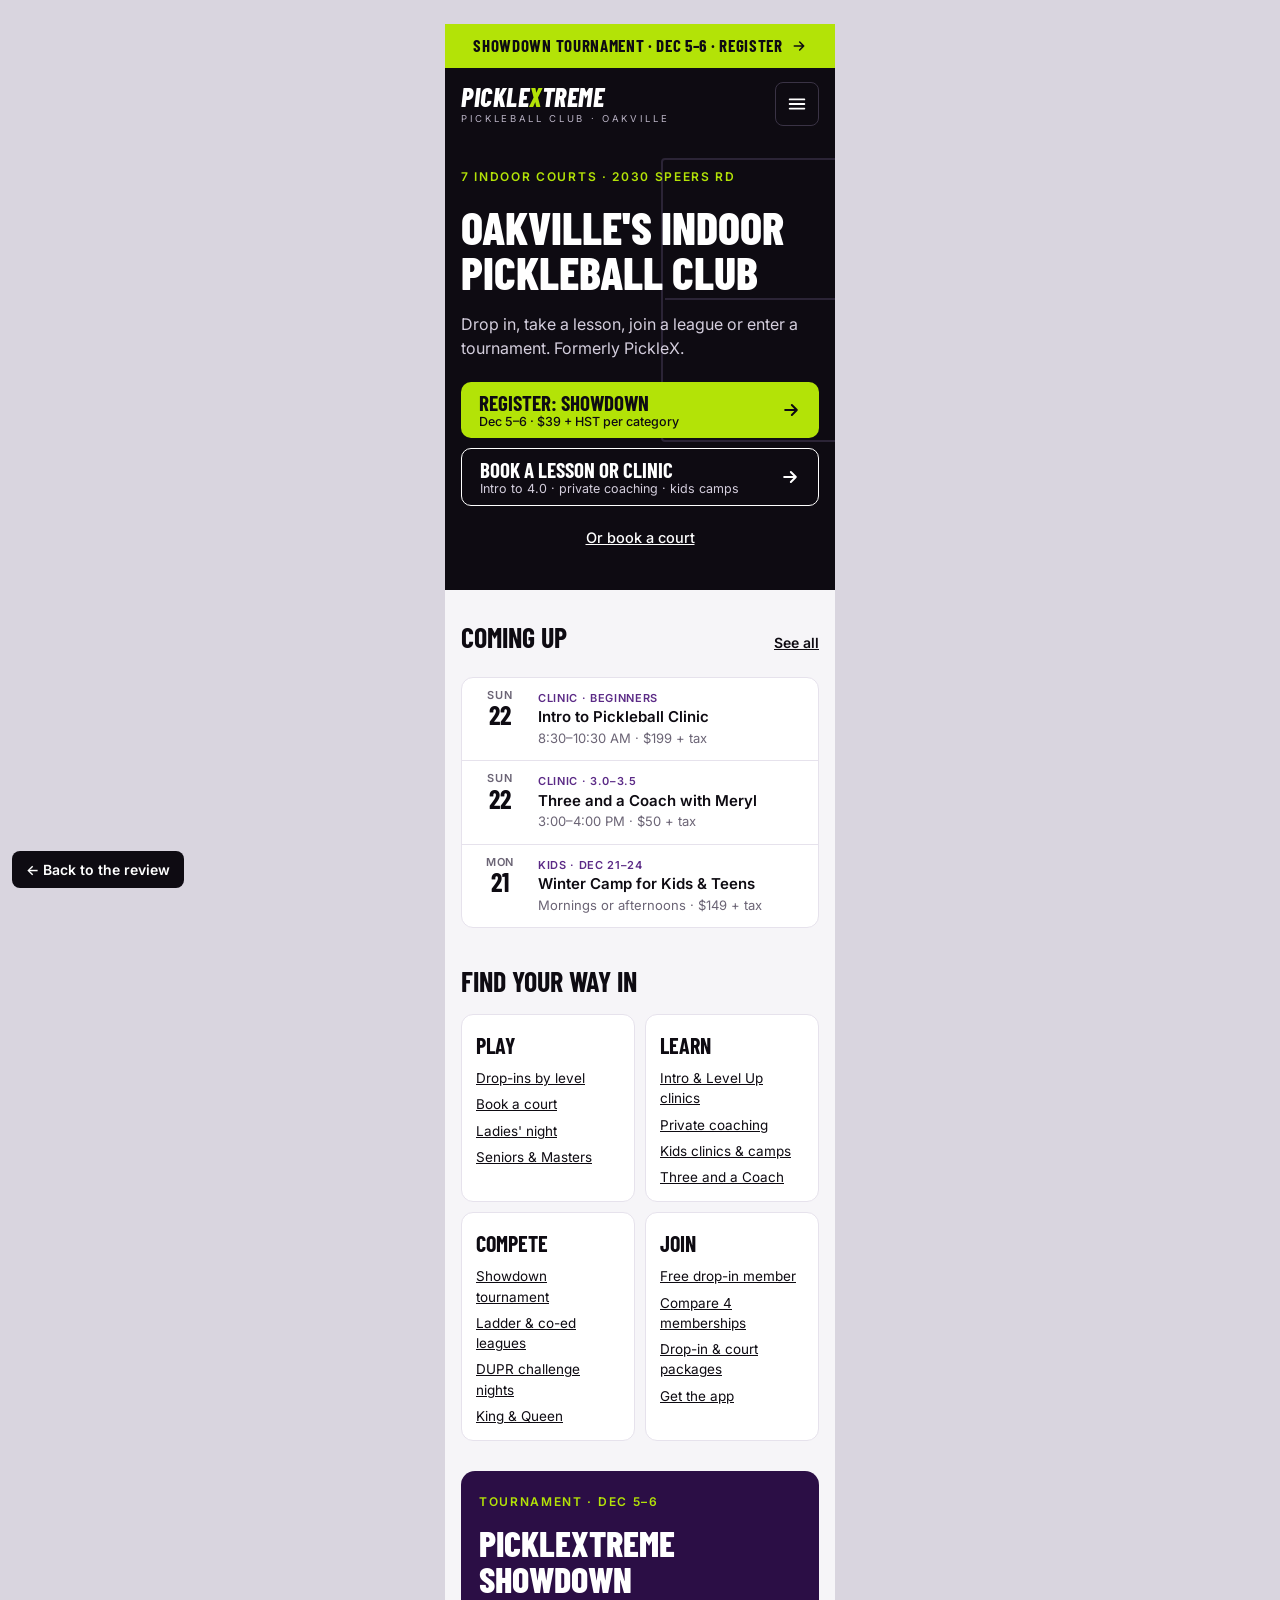
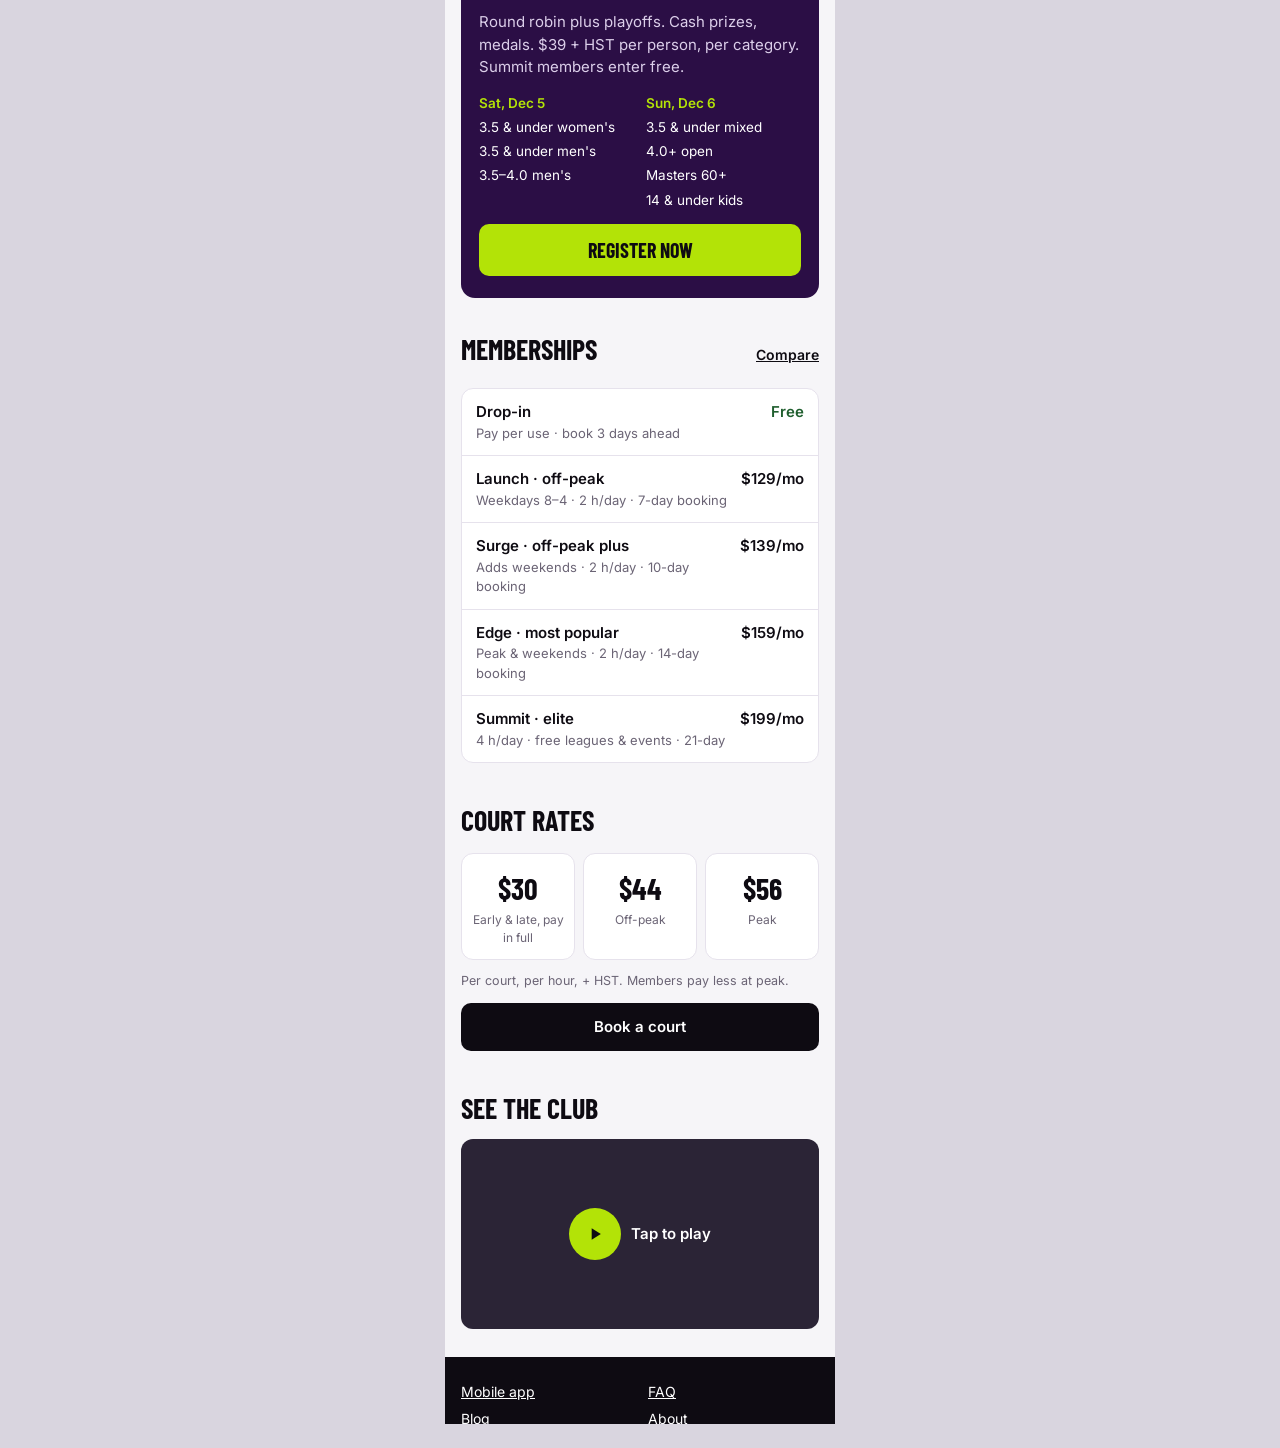
<file: mockups/home-phone.html>
<!doctype html>
<html lang="en"><head><meta charset="utf-8"><meta name="viewport" content="width=device-width, initial-scale=1"><meta name="robots" content="noindex"><title>Calm homepage, phone · PickleXtreme mockup</title>
<link rel="stylesheet" href="https://fonts.googleapis.com/css2?family=Barlow+Condensed:wght@600;700;800&family=Inter:wght@400;500;600&display=swap">
<style>
body{margin:0}
a{color:#0E0B12}a:hover{color:#2B0E45}
</style>
</head><body><a href="../index.html" style="position:fixed;left:12px;bottom:12px;z-index:9;background:#0E0B12;color:#fff;padding:10px 14px;border-radius:8px;font:600 14px Inter,system-ui,sans-serif;text-decoration:none">← Back to the review</a><div style="min-height:100vh;background:#d9d5df;display:flex;justify-content:center;padding:24px 0">

<div style="width: 390px; height: 3000px; background: #F6F5F8; color: #0E0B12; font-family: Inter, system-ui, sans-serif; font-size: 15px; line-height: 1.5; display: flex; flex-direction: column; overflow: hidden">

  <a href="#showdown" style="display: flex; align-items: center; justify-content: center; gap: 8px; min-height: 44px; padding: 0 16px; background: #B3E307; color: #0E0B12; font-family: 'Barlow Condensed', sans-serif; font-weight: 700; font-size: 17px; letter-spacing: .04em; text-transform: uppercase; text-decoration: none">Showdown Tournament · Dec 5–6 · Register
    <svg width="16" height="16" viewBox="0 0 24 24" fill="none" stroke="currentColor" stroke-width="2.4" stroke-linecap="round" stroke-linejoin="round" aria-hidden="true"><path d="M5 12h14M13 6l6 6-6 6"/></svg>
  </a>

  <header style="display: flex; align-items: center; justify-content: space-between; padding: 14px 16px; background: #0E0B12">
    <div style="display: flex; flex-direction: column; line-height: 1">
      <span style="font-family: 'Barlow Condensed', sans-serif; font-weight: 800; font-style: italic; font-size: 26px; color: #FFFFFF; letter-spacing: .02em">PICKLE<span style="color: #B3E307">X</span>TREME</span>
      <span style="font-size: 9.5px; letter-spacing: .28em; color: #B9B2C4; margin-top: 4px">PICKLEBALL CLUB · OAKVILLE</span>
    </div>
    <button aria-label="Open menu" style="width: 44px; height: 44px; border: 1px solid #3A3345; border-radius: 8px; background: transparent; color: #FFFFFF; display: flex; align-items: center; justify-content: center">
      <svg width="22" height="22" viewBox="0 0 24 24" fill="none" stroke="currentColor" stroke-width="2" stroke-linecap="round" aria-hidden="true"><path d="M4 7h16M4 12h16M4 17h16"/></svg>
    </button>
  </header>

  <section style="background: #0E0B12; color: #FFFFFF; padding: 28px 16px 30px; display: flex; flex-direction: column; gap: 18px; position: relative">
    <div aria-hidden="true" style="position: absolute; right: -40px; top: 18px; width: 210px; height: 280px; border: 2px solid #2B2436; border-radius: 4px"></div>
    <div aria-hidden="true" style="position: absolute; right: -40px; top: 158px; width: 210px; height: 0; border-top: 2px solid #2B2436"></div>
    <span style="font-size: 12px; font-weight: 600; letter-spacing: .14em; text-transform: uppercase; color: #B3E307; position: relative">7 indoor courts · 2030 Speers Rd</span>
    <h1 style="margin: 0; font-family: 'Barlow Condensed', sans-serif; font-weight: 800; font-size: 46px; line-height: .98; text-transform: uppercase; position: relative">Oakville's indoor pickleball club</h1>
    <p style="margin: 0; color: #D4CEDD; font-size: 16px; position: relative">Drop in, take a lesson, join a league or enter a tournament. Formerly PickleX.</p>
    <div style="display: flex; flex-direction: column; gap: 10px; position: relative; margin-top: 4px">
      <a href="#showdown" style="display: flex; align-items: center; justify-content: space-between; min-height: 56px; padding: 0 18px; border-radius: 10px; background: #B3E307; color: #0E0B12; text-decoration: none">
        <span style="display: flex; flex-direction: column; line-height: 1.15">
          <span style="font-family: 'Barlow Condensed', sans-serif; font-weight: 700; font-size: 21px; text-transform: uppercase">Register: Showdown</span>
          <span style="font-size: 12.5px; font-weight: 500">Dec 5–6 · $39 + HST per category</span>
        </span>
        <svg width="20" height="20" viewBox="0 0 24 24" fill="none" stroke="currentColor" stroke-width="2.4" stroke-linecap="round" stroke-linejoin="round" aria-hidden="true"><path d="M5 12h14M13 6l6 6-6 6"/></svg>
      </a>
      <a href="drop-ins-phone.html" style="display: flex; align-items: center; justify-content: space-between; min-height: 56px; padding: 0 18px; border-radius: 10px; border: 1.5px solid #FFFFFF; color: #FFFFFF; text-decoration: none">
        <span style="display: flex; flex-direction: column; line-height: 1.15">
          <span style="font-family: 'Barlow Condensed', sans-serif; font-weight: 700; font-size: 21px; text-transform: uppercase">Book a lesson or clinic</span>
          <span style="font-size: 12.5px; color: #D4CEDD">Intro to 4.0 · private coaching · kids camps</span>
        </span>
        <svg width="20" height="20" viewBox="0 0 24 24" fill="none" stroke="currentColor" stroke-width="2.4" stroke-linecap="round" stroke-linejoin="round" aria-hidden="true"><path d="M5 12h14M13 6l6 6-6 6"/></svg>
      </a>
      <a href="#courts" style="align-self: center; min-height: 44px; display: flex; align-items: center; color: #FFFFFF; font-weight: 500; font-size: 14.5px">Or book a court</a>
    </div>
  </section>

  <section style="padding: 26px 16px 6px; display: flex; flex-direction: column; gap: 12px">
    <div style="display: flex; align-items: baseline; justify-content: space-between">
      <h2 style="margin: 0; font-family: 'Barlow Condensed', sans-serif; font-weight: 700; font-size: 28px; text-transform: uppercase">Coming up</h2>
      <a href="drop-ins-phone.html" style="font-size: 14px; font-weight: 600; min-height: 44px; display: flex; align-items: center">See all</a>
    </div>
    <div style="display: flex; flex-direction: column; background: #FFFFFF; border: 1px solid #E6E2EC; border-radius: 12px">
      <div style="display: flex; gap: 14px; padding: 12px 14px; border-bottom: 1px solid #E6E2EC">
        <div style="width: 48px; flex-shrink: 0; text-align: center; display: flex; flex-direction: column; line-height: 1.05"><span style="font-size: 11px; font-weight: 600; color: #6B6475; letter-spacing: .08em">SUN</span><span style="font-family: 'Barlow Condensed', sans-serif; font-weight: 700; font-size: 26px">22</span></div>
        <div style="display: flex; flex-direction: column; flex: 1; min-width: 0"><span style="font-size: 11px; font-weight: 600; color: #5B2A86; letter-spacing: .06em; text-transform: uppercase">Clinic · beginners</span><span style="font-weight: 600">Intro to Pickleball Clinic</span><span style="font-size: 13px; color: #6B6475">8:30–10:30 AM · $199 + tax</span></div>
      </div>
      <div style="display: flex; gap: 14px; padding: 12px 14px; border-bottom: 1px solid #E6E2EC">
        <div style="width: 48px; flex-shrink: 0; text-align: center; display: flex; flex-direction: column; line-height: 1.05"><span style="font-size: 11px; font-weight: 600; color: #6B6475; letter-spacing: .08em">SUN</span><span style="font-family: 'Barlow Condensed', sans-serif; font-weight: 700; font-size: 26px">22</span></div>
        <div style="display: flex; flex-direction: column; flex: 1; min-width: 0"><span style="font-size: 11px; font-weight: 600; color: #5B2A86; letter-spacing: .06em; text-transform: uppercase">Clinic · 3.0–3.5</span><span style="font-weight: 600">Three and a Coach with Meryl</span><span style="font-size: 13px; color: #6B6475">3:00–4:00 PM · $50 + tax</span></div>
      </div>
      <div style="display: flex; gap: 14px; padding: 12px 14px">
        <div style="width: 48px; flex-shrink: 0; text-align: center; display: flex; flex-direction: column; line-height: 1.05"><span style="font-size: 11px; font-weight: 600; color: #6B6475; letter-spacing: .08em">MON</span><span style="font-family: 'Barlow Condensed', sans-serif; font-weight: 700; font-size: 26px">21</span></div>
        <div style="display: flex; flex-direction: column; flex: 1; min-width: 0"><span style="font-size: 11px; font-weight: 600; color: #5B2A86; letter-spacing: .06em; text-transform: uppercase">Kids · Dec 21–24</span><span style="font-weight: 600">Winter Camp for Kids &amp; Teens</span><span style="font-size: 13px; color: #6B6475">Mornings or afternoons · $149 + tax</span></div>
      </div>
    </div>
  </section>

  <section style="padding: 26px 16px 6px; display: flex; flex-direction: column; gap: 12px">
    <h2 style="margin: 0; font-family: 'Barlow Condensed', sans-serif; font-weight: 700; font-size: 28px; text-transform: uppercase">Find your way in</h2>
    <div style="display: grid; grid-template-columns: repeat(2, minmax(0, 1fr)); gap: 10px">
      <div style="background: #FFFFFF; border: 1px solid #E6E2EC; border-radius: 12px; padding: 14px; display: flex; flex-direction: column; gap: 6px">
        <span style="font-family: 'Barlow Condensed', sans-serif; font-weight: 700; font-size: 22px; text-transform: uppercase">Play</span>
        <a href="drop-ins-phone.html" style="font-size: 13.5px">Drop-ins by level</a>
        <a href="#courts" style="font-size: 13.5px">Book a court</a>
        <a href="drop-ins-phone.html" style="font-size: 13.5px">Ladies' night</a>
        <a href="drop-ins-phone.html" style="font-size: 13.5px">Seniors &amp; Masters</a>
      </div>
      <div style="background: #FFFFFF; border: 1px solid #E6E2EC; border-radius: 12px; padding: 14px; display: flex; flex-direction: column; gap: 6px">
        <span style="font-family: 'Barlow Condensed', sans-serif; font-weight: 700; font-size: 22px; text-transform: uppercase">Learn</span>
        <a href="drop-ins-phone.html" style="font-size: 13.5px">Intro &amp; Level Up clinics</a>
        <a href="#coach" style="font-size: 13.5px">Private coaching</a>
        <a href="drop-ins-phone.html" style="font-size: 13.5px">Kids clinics &amp; camps</a>
        <a href="drop-ins-phone.html" style="font-size: 13.5px">Three and a Coach</a>
      </div>
      <div style="background: #FFFFFF; border: 1px solid #E6E2EC; border-radius: 12px; padding: 14px; display: flex; flex-direction: column; gap: 6px">
        <span style="font-family: 'Barlow Condensed', sans-serif; font-weight: 700; font-size: 22px; text-transform: uppercase">Compete</span>
        <a href="#showdown" style="font-size: 13.5px">Showdown tournament</a>
        <a href="#leagues" style="font-size: 13.5px">Ladder &amp; co-ed leagues</a>
        <a href="#dupr" style="font-size: 13.5px">DUPR challenge nights</a>
        <a href="#kq" style="font-size: 13.5px">King &amp; Queen</a>
      </div>
      <div style="background: #FFFFFF; border: 1px solid #E6E2EC; border-radius: 12px; padding: 14px; display: flex; flex-direction: column; gap: 6px">
        <span style="font-family: 'Barlow Condensed', sans-serif; font-weight: 700; font-size: 22px; text-transform: uppercase">Join</span>
        <a href="memberships.html" style="font-size: 13.5px">Free drop-in member</a>
        <a href="memberships.html" style="font-size: 13.5px">Compare 4 memberships</a>
        <a href="memberships.html" style="font-size: 13.5px">Drop-in &amp; court packages</a>
        <a href="#app" style="font-size: 13.5px">Get the app</a>
      </div>
    </div>
  </section>

  <section id="showdown" style="margin: 24px 16px 0; background: #2B0E45; color: #FFFFFF; border-radius: 14px; padding: 22px 18px; display: flex; flex-direction: column; gap: 14px">
    <span style="font-size: 12px; font-weight: 600; letter-spacing: .14em; color: #B3E307; text-transform: uppercase">Tournament · Dec 5–6</span>
    <h2 style="margin: 0; font-family: 'Barlow Condensed', sans-serif; font-weight: 800; font-size: 36px; line-height: 1; text-transform: uppercase">PickleXtreme Showdown</h2>
    <p style="margin: 0; color: #DCCFEA">Round robin plus playoffs. Cash prizes, medals. $39 + HST per person, per category. Summit members enter free.</p>
    <div style="display: grid; grid-template-columns: repeat(2, minmax(0, 1fr)); gap: 12px; font-size: 13.5px">
      <div style="display: flex; flex-direction: column; gap: 4px"><span style="font-weight: 600; color: #B3E307">Sat, Dec 5</span><span>3.5 &amp; under women's</span><span>3.5 &amp; under men's</span><span>3.5–4.0 men's</span></div>
      <div style="display: flex; flex-direction: column; gap: 4px"><span style="font-weight: 600; color: #B3E307">Sun, Dec 6</span><span>3.5 &amp; under mixed</span><span>4.0+ open</span><span>Masters 60+</span><span>14 &amp; under kids</span></div>
    </div>
    <a href="#register" style="display: flex; align-items: center; justify-content: center; min-height: 52px; border-radius: 10px; background: #B3E307; color: #0E0B12; font-family: 'Barlow Condensed', sans-serif; font-weight: 700; font-size: 20px; text-transform: uppercase; text-decoration: none">Register now</a>
  </section>

  <section style="padding: 30px 16px 6px; display: flex; flex-direction: column; gap: 12px">
    <div style="display: flex; align-items: baseline; justify-content: space-between">
      <h2 style="margin: 0; font-family: 'Barlow Condensed', sans-serif; font-weight: 700; font-size: 28px; text-transform: uppercase">Memberships</h2>
      <a href="memberships.html" style="font-size: 14px; font-weight: 600; min-height: 44px; display: flex; align-items: center">Compare</a>
    </div>
    <div style="display: flex; flex-direction: column; background: #FFFFFF; border: 1px solid #E6E2EC; border-radius: 12px">
      <a href="memberships.html" style="display: grid; grid-template-columns: minmax(0, 1fr) auto; gap: 8px; padding: 12px 14px; border-bottom: 1px solid #E6E2EC; text-decoration: none"><span style="display: flex; flex-direction: column"><span style="font-weight: 600">Drop-in</span><span style="font-size: 13px; color: #6B6475">Pay per use · book 3 days ahead</span></span><span style="font-weight: 600; color: #1F5E2E">Free</span></a>
      <a href="memberships.html" style="display: grid; grid-template-columns: minmax(0, 1fr) auto; gap: 8px; padding: 12px 14px; border-bottom: 1px solid #E6E2EC; text-decoration: none"><span style="display: flex; flex-direction: column"><span style="font-weight: 600">Launch · off-peak</span><span style="font-size: 13px; color: #6B6475">Weekdays 8–4 · 2 h/day · 7-day booking</span></span><span style="font-weight: 600">$129/mo</span></a>
      <a href="memberships.html" style="display: grid; grid-template-columns: minmax(0, 1fr) auto; gap: 8px; padding: 12px 14px; border-bottom: 1px solid #E6E2EC; text-decoration: none"><span style="display: flex; flex-direction: column"><span style="font-weight: 600">Surge · off-peak plus</span><span style="font-size: 13px; color: #6B6475">Adds weekends · 2 h/day · 10-day booking</span></span><span style="font-weight: 600">$139/mo</span></a>
      <a href="memberships.html" style="display: grid; grid-template-columns: minmax(0, 1fr) auto; gap: 8px; padding: 12px 14px; border-bottom: 1px solid #E6E2EC; text-decoration: none"><span style="display: flex; flex-direction: column"><span style="font-weight: 600">Edge · most popular</span><span style="font-size: 13px; color: #6B6475">Peak &amp; weekends · 2 h/day · 14-day booking</span></span><span style="font-weight: 600">$159/mo</span></a>
      <a href="memberships.html" style="display: grid; grid-template-columns: minmax(0, 1fr) auto; gap: 8px; padding: 12px 14px; text-decoration: none"><span style="display: flex; flex-direction: column"><span style="font-weight: 600">Summit · elite</span><span style="font-size: 13px; color: #6B6475">4 h/day · free leagues &amp; events · 21-day</span></span><span style="font-weight: 600">$199/mo</span></a>
    </div>
  </section>

  <section id="courts" style="padding: 30px 16px 6px; display: flex; flex-direction: column; gap: 12px">
    <h2 style="margin: 0; font-family: 'Barlow Condensed', sans-serif; font-weight: 700; font-size: 28px; text-transform: uppercase">Court rates</h2>
    <div style="display: grid; grid-template-columns: repeat(3, minmax(0, 1fr)); gap: 8px; text-align: center">
      <div style="background: #FFFFFF; border: 1px solid #E6E2EC; border-radius: 12px; padding: 12px 6px; display: flex; flex-direction: column"><span style="font-family: 'Barlow Condensed', sans-serif; font-weight: 700; font-size: 30px">$30</span><span style="font-size: 12px; color: #6B6475">Early &amp; late, pay in full</span></div>
      <div style="background: #FFFFFF; border: 1px solid #E6E2EC; border-radius: 12px; padding: 12px 6px; display: flex; flex-direction: column"><span style="font-family: 'Barlow Condensed', sans-serif; font-weight: 700; font-size: 30px">$44</span><span style="font-size: 12px; color: #6B6475">Off-peak</span></div>
      <div style="background: #FFFFFF; border: 1px solid #E6E2EC; border-radius: 12px; padding: 12px 6px; display: flex; flex-direction: column"><span style="font-family: 'Barlow Condensed', sans-serif; font-weight: 700; font-size: 30px">$56</span><span style="font-size: 12px; color: #6B6475">Peak</span></div>
    </div>
    <span style="font-size: 12.5px; color: #6B6475">Per court, per hour, + HST. Members pay less at peak.</span>
    <a href="#book" style="display: flex; align-items: center; justify-content: center; min-height: 48px; border-radius: 10px; background: #0E0B12; color: #FFFFFF; font-weight: 600; text-decoration: none">Book a court</a>
  </section>

  <section style="padding: 30px 16px 28px; display: flex; flex-direction: column; gap: 10px">
    <h2 style="margin: 0; font-family: 'Barlow Condensed', sans-serif; font-weight: 700; font-size: 28px; text-transform: uppercase">See the club</h2>
    <div style="height: 190px; border-radius: 12px; background: #2B2436; color: #FFFFFF; display: flex; align-items: center; justify-content: center; gap: 10px">
      <span style="width: 52px; height: 52px; border-radius: 50%; background: #B3E307; display: flex; align-items: center; justify-content: center"><svg width="20" height="20" viewBox="0 0 24 24" fill="#0E0B12" aria-hidden="true"><path d="M8 5v14l11-7z"/></svg></span>
      <span style="font-weight: 600">Tap to play</span>
    </div>
  </section>

  <footer style="margin-top: auto; background: #0E0B12; color: #D4CEDD; padding: 24px 16px 32px; display: flex; flex-direction: column; gap: 16px; font-size: 14px">
    <div style="display: grid; grid-template-columns: repeat(2, minmax(0, 1fr)); gap: 6px 16px">
      <a href="#app" style="color: #FFFFFF">Mobile app</a><a href="#faq" style="color: #FFFFFF">FAQ</a>
      <a href="#blog" style="color: #FFFFFF">Blog</a><a href="#about" style="color: #FFFFFF">About</a>
      <a href="#careers" style="color: #FFFFFF">Careers &amp; affiliates</a><a href="#mississauga" style="color: #FFFFFF">Mississauga, coming soon</a>
    </div>
    <div style="display: flex; flex-direction: column; gap: 4px">
      <span style="color: #FFFFFF; font-weight: 600">PickleXtreme, 2030 Speers Rd, Oakville ON</span>
      <span>1-800-450-9315</span>
      <span>Mon–Sat 8 AM–12 AM · Sun 8 AM–10 PM [CONFIRM]</span>
    </div>
  </footer>
</div>
</div></body></html>
</file>
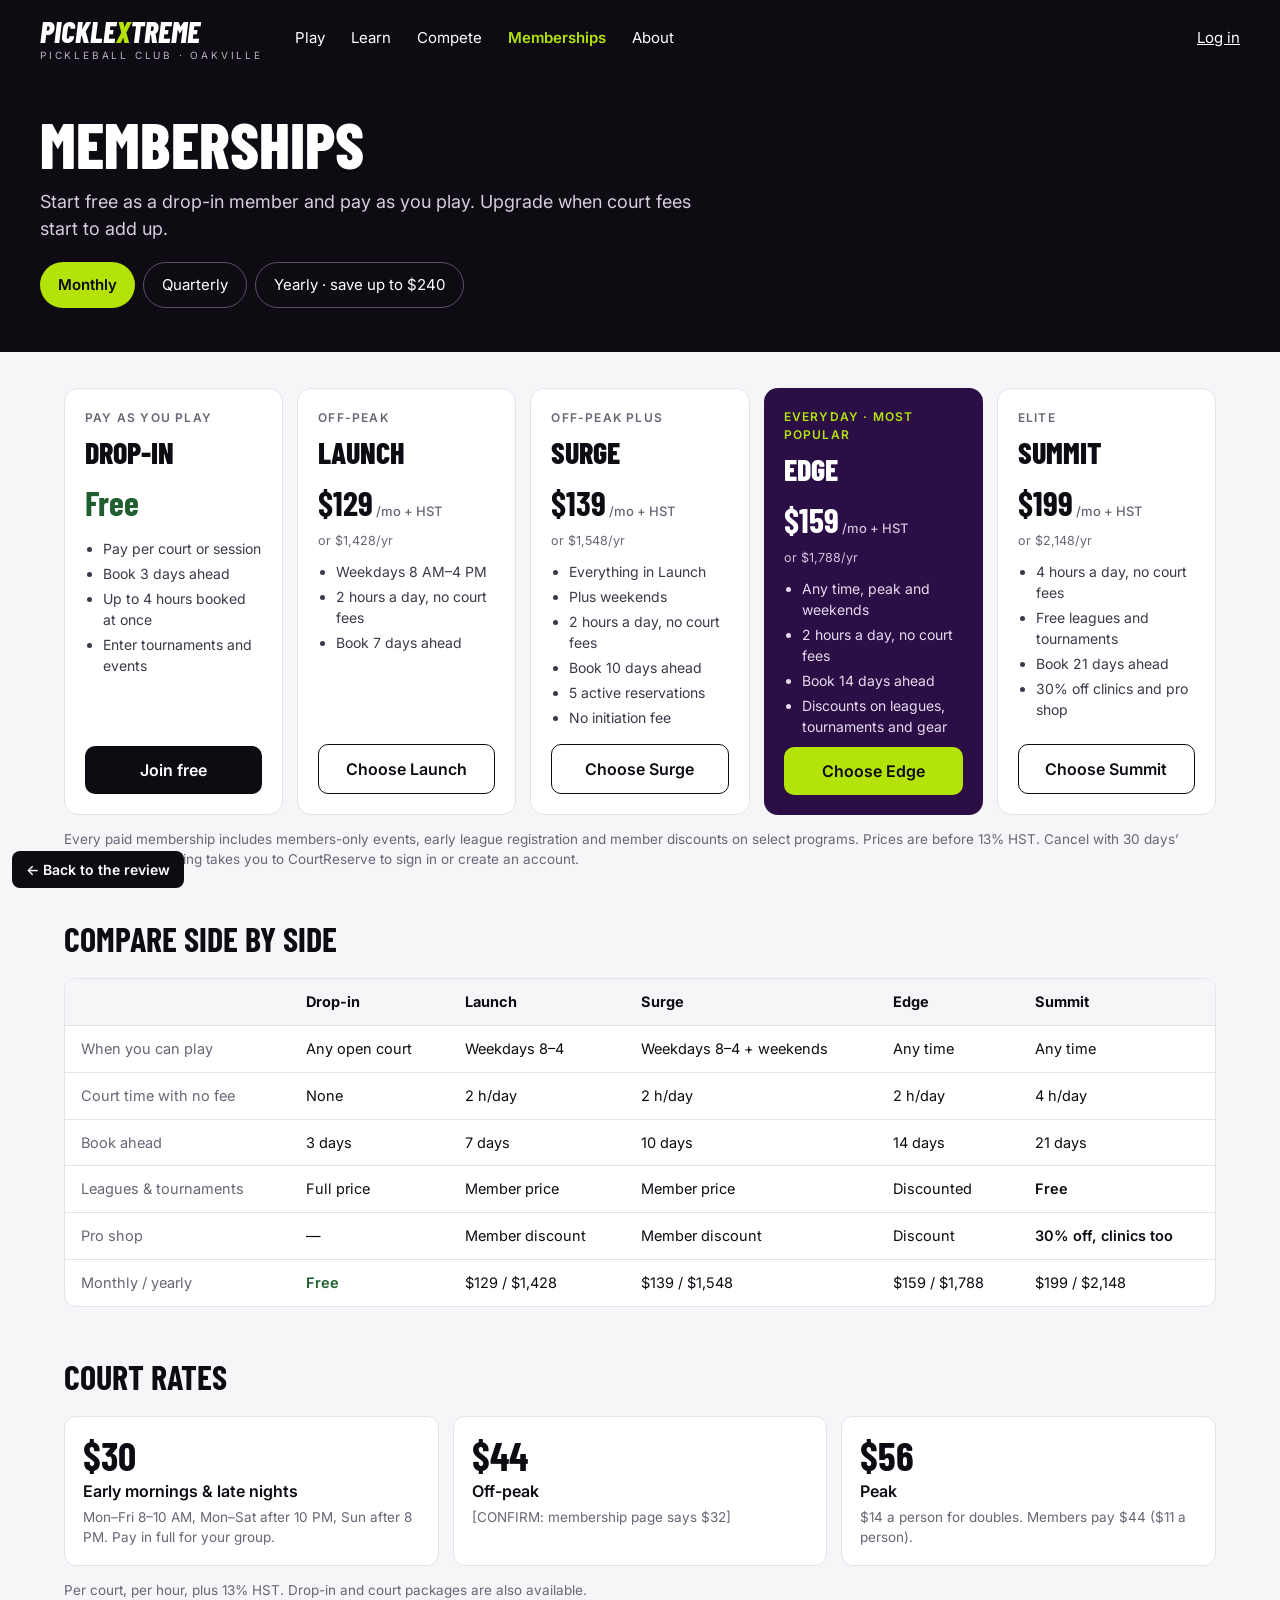
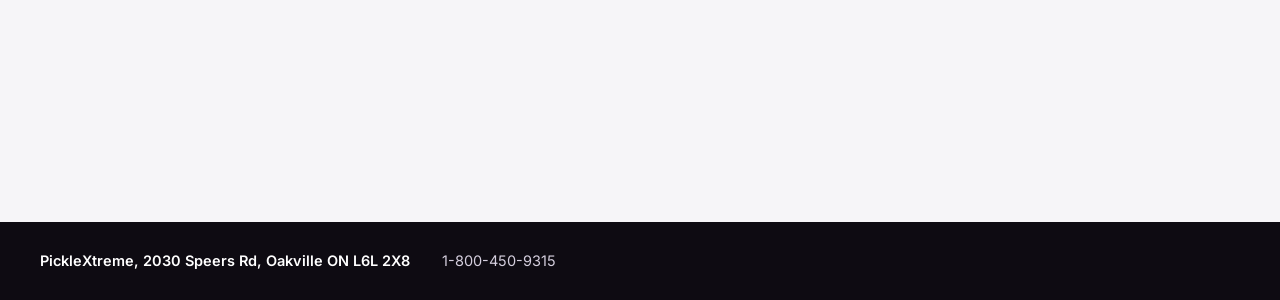
<file: mockups/memberships.html>
<!doctype html>
<html lang="en"><head><meta charset="utf-8"><meta name="viewport" content="width=device-width, initial-scale=1"><meta name="robots" content="noindex"><title>Memberships · PickleXtreme mockup</title>
<link rel="stylesheet" href="https://fonts.googleapis.com/css2?family=Barlow+Condensed:wght@600;700;800&family=Inter:wght@400;500;600&display=swap">
<style>
body{margin:0}
a{color:#0E0B12}a:hover{color:#2B0E45}
</style>
</head><body><a href="../index.html" style="position:fixed;left:12px;bottom:12px;z-index:9;background:#0E0B12;color:#fff;padding:10px 14px;border-radius:8px;font:600 14px Inter,system-ui,sans-serif;text-decoration:none">← Back to the review</a>

<div style="width: 100%; min-height: 1900px; background: #F6F5F8; color: #0E0B12; font-family: Inter, system-ui, sans-serif; font-size: 16px; line-height: 1.5; display: flex; flex-direction: column">

  <header style="background: #0E0B12">
    <div style="max-width: 1200px; margin: 0 auto; padding: 16px 24px; display: flex; flex-wrap: wrap; align-items: center; gap: 16px 32px">
      <a href="home-desktop.html" style="display: flex; flex-direction: column; line-height: 1; text-decoration: none">
        <span style="font-family: 'Barlow Condensed', sans-serif; font-weight: 800; font-style: italic; font-size: 30px; color: #FFFFFF">PICKLE<span style="color: #B3E307">X</span>TREME</span>
        <span style="font-size: 10px; letter-spacing: .28em; color: #B9B2C4; margin-top: 4px">PICKLEBALL CLUB · OAKVILLE</span>
      </a>
      <nav aria-label="Main" style="display: flex; flex-wrap: wrap; gap: 4px 26px; flex: 1; font-size: 15px">
        <a href="drop-ins-desktop.html" style="color: #FFFFFF; text-decoration: none; min-height: 44px; display: flex; align-items: center">Play</a>
        <a href="drop-ins-desktop.html" style="color: #FFFFFF; text-decoration: none; min-height: 44px; display: flex; align-items: center">Learn</a>
        <a href="home-desktop.html#showdown" style="color: #FFFFFF; text-decoration: none; min-height: 44px; display: flex; align-items: center">Compete</a>
        <a href="memberships.html" style="color: #B3E307; text-decoration: none; min-height: 44px; display: flex; align-items: center; font-weight: 600">Memberships</a>
        <a href="#about" style="color: #FFFFFF; text-decoration: none; min-height: 44px; display: flex; align-items: center">About</a>
      </nav>
      <a href="#login" style="color: #FFFFFF; font-size: 15px; min-height: 44px; display: flex; align-items: center">Log in</a>
    </div>
  </header>

  <section style="background: #0E0B12; color: #FFFFFF">
    <div style="max-width: 1200px; margin: 0 auto; padding: 36px 24px 44px; display: flex; flex-direction: column; gap: 12px">
      <h1 style="margin: 0; font-family: 'Barlow Condensed', sans-serif; font-weight: 800; font-size: 64px; line-height: 1; text-transform: uppercase">Memberships</h1>
      <p style="margin: 0; color: #D4CEDD; font-size: 18px; max-width: 60ch">Start free as a drop-in member and pay as you play. Upgrade when court fees start to add up.</p>
      <div role="radiogroup" aria-label="Billing" style="display: flex; flex-wrap: wrap; gap: 8px; margin-top: 8px">
        <a href="#monthly" role="radio" aria-checked="true" style="min-height: 44px; padding: 0 18px; border-radius: 99px; background: #B3E307; color: #0E0B12; display: flex; align-items: center; text-decoration: none; font-weight: 600; font-size: 15px">Monthly</a>
        <a href="#quarterly" role="radio" aria-checked="false" style="min-height: 44px; padding: 0 18px; border-radius: 99px; border: 1px solid #5A5266; color: #FFFFFF; display: flex; align-items: center; text-decoration: none; font-size: 15px">Quarterly</a>
        <a href="#yearly" role="radio" aria-checked="false" style="min-height: 44px; padding: 0 18px; border-radius: 99px; border: 1px solid #5A5266; color: #FFFFFF; display: flex; align-items: center; text-decoration: none; font-size: 15px">Yearly · save up to $240</a>
      </div>
    </div>
  </section>

  <section style="max-width: 1200px; width: 100%; margin: 0 auto; padding: 36px 24px 8px; box-sizing: border-box">
    <div style="display: grid; grid-template-columns: repeat(auto-fit, minmax(200px, 1fr)); gap: 14px">

      <div style="background: #FFFFFF; border: 1px solid #E6E2EC; border-radius: 14px; padding: 20px; display: flex; flex-direction: column; gap: 10px">
        <span style="font-size: 12px; font-weight: 600; letter-spacing: .1em; color: #6B6475; text-transform: uppercase">Pay as you play</span>
        <span style="font-family: 'Barlow Condensed', sans-serif; font-weight: 800; font-size: 30px; text-transform: uppercase; line-height: 1">Drop-in</span>
        <span style="font-family: 'Barlow Condensed', sans-serif; font-weight: 700; font-size: 34px; color: #1F5E2E">Free</span>
        <ul style="margin: 0; padding-left: 18px; font-size: 14px; color: #3E3748; display: flex; flex-direction: column; gap: 4px; flex: 1">
          <li>Pay per court or session</li><li>Book 3 days ahead</li><li>Up to 4 hours booked at once</li><li>Enter tournaments and events</li>
        </ul>
        <a href="#join" style="min-height: 48px; border-radius: 10px; background: #0E0B12; color: #FFFFFF; display: flex; align-items: center; justify-content: center; text-decoration: none; font-weight: 600">Join free</a>
      </div>

      <div style="background: #FFFFFF; border: 1px solid #E6E2EC; border-radius: 14px; padding: 20px; display: flex; flex-direction: column; gap: 10px">
        <span style="font-size: 12px; font-weight: 600; letter-spacing: .1em; color: #6B6475; text-transform: uppercase">Off-peak</span>
        <span style="font-family: 'Barlow Condensed', sans-serif; font-weight: 800; font-size: 30px; text-transform: uppercase; line-height: 1">Launch</span>
        <span style="font-family: 'Barlow Condensed', sans-serif; font-weight: 700; font-size: 34px">$129<span style="font-family: Inter, sans-serif; font-size: 13px; font-weight: 500; color: #6B6475"> /mo + HST</span></span><span style="font-size: 12.5px; color: #6B6475; margin-top: -6px">or $1,428/yr</span>
        <ul style="margin: 0; padding-left: 18px; font-size: 14px; color: #3E3748; display: flex; flex-direction: column; gap: 4px; flex: 1">
          <li>Weekdays 8 AM–4 PM</li><li>2 hours a day, no court fees</li><li>Book 7 days ahead</li>
        </ul>
        <a href="#buy-launch" style="min-height: 48px; border-radius: 10px; border: 1.5px solid #0E0B12; display: flex; align-items: center; justify-content: center; text-decoration: none; font-weight: 600">Choose Launch</a>
      </div>

      <div style="background: #FFFFFF; border: 1px solid #E6E2EC; border-radius: 14px; padding: 20px; display: flex; flex-direction: column; gap: 10px">
        <span style="font-size: 12px; font-weight: 600; letter-spacing: .1em; color: #6B6475; text-transform: uppercase">Off-peak plus</span>
        <span style="font-family: 'Barlow Condensed', sans-serif; font-weight: 800; font-size: 30px; text-transform: uppercase; line-height: 1">Surge</span>
        <span style="font-family: 'Barlow Condensed', sans-serif; font-weight: 700; font-size: 34px">$139<span style="font-family: Inter, sans-serif; font-size: 13px; font-weight: 500; color: #6B6475"> /mo + HST</span></span><span style="font-size: 12.5px; color: #6B6475; margin-top: -6px">or $1,548/yr</span>
        <ul style="margin: 0; padding-left: 18px; font-size: 14px; color: #3E3748; display: flex; flex-direction: column; gap: 4px; flex: 1">
          <li>Everything in Launch</li><li>Plus weekends</li><li>2 hours a day, no court fees</li><li>Book 10 days ahead</li><li>5 active reservations</li><li>No initiation fee</li>
        </ul>
        <a href="#buy-surge" style="min-height: 48px; border-radius: 10px; border: 1.5px solid #0E0B12; display: flex; align-items: center; justify-content: center; text-decoration: none; font-weight: 600">Choose Surge</a>
      </div>

      <div style="background: #2B0E45; color: #FFFFFF; border-radius: 14px; padding: 20px; display: flex; flex-direction: column; gap: 10px">
        <span style="font-size: 12px; font-weight: 600; letter-spacing: .1em; color: #B3E307; text-transform: uppercase">Everyday · most popular</span>
        <span style="font-family: 'Barlow Condensed', sans-serif; font-weight: 800; font-size: 30px; text-transform: uppercase; line-height: 1">Edge</span>
        <span style="font-family: 'Barlow Condensed', sans-serif; font-weight: 700; font-size: 34px">$159<span style="font-family: Inter, sans-serif; font-size: 13px; font-weight: 500; color: #CFC2DD"> /mo + HST</span></span><span style="font-size: 12.5px; color: #CFC2DD; margin-top: -6px">or $1,788/yr</span>
        <ul style="margin: 0; padding-left: 18px; font-size: 14px; color: #E4DAEE; display: flex; flex-direction: column; gap: 4px; flex: 1">
          <li>Any time, peak and weekends</li><li>2 hours a day, no court fees</li><li>Book 14 days ahead</li><li>Discounts on leagues, tournaments and gear</li>
        </ul>
        <a href="#buy-edge" style="min-height: 48px; border-radius: 10px; background: #B3E307; color: #0E0B12; display: flex; align-items: center; justify-content: center; text-decoration: none; font-weight: 600">Choose Edge</a>
      </div>

      <div style="background: #FFFFFF; border: 1px solid #E6E2EC; border-radius: 14px; padding: 20px; display: flex; flex-direction: column; gap: 10px">
        <span style="font-size: 12px; font-weight: 600; letter-spacing: .1em; color: #6B6475; text-transform: uppercase">Elite</span>
        <span style="font-family: 'Barlow Condensed', sans-serif; font-weight: 800; font-size: 30px; text-transform: uppercase; line-height: 1">Summit</span>
        <span style="font-family: 'Barlow Condensed', sans-serif; font-weight: 700; font-size: 34px">$199<span style="font-family: Inter, sans-serif; font-size: 13px; font-weight: 500; color: #6B6475"> /mo + HST</span></span><span style="font-size: 12.5px; color: #6B6475; margin-top: -6px">or $2,148/yr</span>
        <ul style="margin: 0; padding-left: 18px; font-size: 14px; color: #3E3748; display: flex; flex-direction: column; gap: 4px; flex: 1">
          <li>4 hours a day, no court fees</li><li>Free leagues and tournaments</li><li>Book 21 days ahead</li><li>30% off clinics and pro shop</li>
        </ul>
        <a href="#buy-summit" style="min-height: 48px; border-radius: 10px; border: 1.5px solid #0E0B12; display: flex; align-items: center; justify-content: center; text-decoration: none; font-weight: 600">Choose Summit</a>
      </div>
    </div>
    <p style="margin: 14px 0 0; font-size: 13.5px; color: #6B6475">Every paid membership includes members-only events, early league registration and member discounts on select programs. Prices are before 13% HST. Cancel with 30 days’ written notice. Buying takes you to CourtReserve to sign in or create an account.</p>
  </section>

  <section style="max-width: 1200px; width: 100%; margin: 0 auto; padding: 36px 24px 8px; box-sizing: border-box; display: flex; flex-direction: column; gap: 14px">
    <h2 style="margin: 0; font-family: 'Barlow Condensed', sans-serif; font-weight: 700; font-size: 34px; text-transform: uppercase">Compare side by side</h2>
    <div style="overflow-x: auto; background: #FFFFFF; border: 1px solid #E6E2EC; border-radius: 12px">
      <table style="border-collapse: collapse; width: 100%; min-width: 760px; font-size: 14.5px">
        <thead>
          <tr style="background: #F6F5F8; text-align: left">
            <th style="padding: 12px 16px; font-size: 12px; letter-spacing: .08em; text-transform: uppercase; color: #6B6475"> </th>
            <th style="padding: 12px 16px">Drop-in</th><th style="padding: 12px 16px">Launch</th><th style="padding: 12px 16px">Surge</th><th style="padding: 12px 16px">Edge</th><th style="padding: 12px 16px">Summit</th>
          </tr>
        </thead>
        <tbody>
          <tr style="border-top: 1px solid #E6E2EC"><td style="padding: 12px 16px; color: #6B6475">When you can play</td><td style="padding: 12px 16px">Any open court</td><td style="padding: 12px 16px">Weekdays 8–4</td><td style="padding: 12px 16px">Weekdays 8–4 + weekends</td><td style="padding: 12px 16px">Any time</td><td style="padding: 12px 16px">Any time</td></tr>
          <tr style="border-top: 1px solid #E6E2EC"><td style="padding: 12px 16px; color: #6B6475">Court time with no fee</td><td style="padding: 12px 16px">None</td><td style="padding: 12px 16px">2 h/day</td><td style="padding: 12px 16px">2 h/day</td><td style="padding: 12px 16px">2 h/day</td><td style="padding: 12px 16px">4 h/day</td></tr>
          <tr style="border-top: 1px solid #E6E2EC"><td style="padding: 12px 16px; color: #6B6475">Book ahead</td><td style="padding: 12px 16px">3 days</td><td style="padding: 12px 16px">7 days</td><td style="padding: 12px 16px">10 days</td><td style="padding: 12px 16px">14 days</td><td style="padding: 12px 16px">21 days</td></tr>
          <tr style="border-top: 1px solid #E6E2EC"><td style="padding: 12px 16px; color: #6B6475">Leagues &amp; tournaments</td><td style="padding: 12px 16px">Full price</td><td style="padding: 12px 16px">Member price</td><td style="padding: 12px 16px">Member price</td><td style="padding: 12px 16px">Discounted</td><td style="padding: 12px 16px; font-weight: 600">Free</td></tr>
          <tr style="border-top: 1px solid #E6E2EC"><td style="padding: 12px 16px; color: #6B6475">Pro shop</td><td style="padding: 12px 16px">—</td><td style="padding: 12px 16px">Member discount</td><td style="padding: 12px 16px">Member discount</td><td style="padding: 12px 16px">Discount</td><td style="padding: 12px 16px; font-weight: 600">30% off, clinics too</td></tr>
          <tr style="border-top: 1px solid #E6E2EC"><td style="padding: 12px 16px; color: #6B6475">Monthly / yearly</td><td style="padding: 12px 16px; font-weight: 600; color: #1F5E2E">Free</td><td style="padding: 12px 16px">$129 / $1,428</td><td style="padding: 12px 16px">$139 / $1,548</td><td style="padding: 12px 16px">$159 / $1,788</td><td style="padding: 12px 16px">$199 / $2,148</td></tr>
        </tbody>
      </table>
    </div>
  </section>

  <section style="max-width: 1200px; width: 100%; margin: 0 auto; padding: 36px 24px 64px; box-sizing: border-box; display: flex; flex-direction: column; gap: 14px">
    <h2 style="margin: 0; font-family: 'Barlow Condensed', sans-serif; font-weight: 700; font-size: 34px; text-transform: uppercase">Court rates</h2>
    <div style="display: grid; grid-template-columns: repeat(auto-fit, minmax(220px, 1fr)); gap: 14px">
      <div style="background: #FFFFFF; border: 1px solid #E6E2EC; border-radius: 12px; padding: 18px; display: flex; flex-direction: column; gap: 4px"><span style="font-family: 'Barlow Condensed', sans-serif; font-weight: 700; font-size: 40px; line-height: 1">$30</span><span style="font-weight: 600">Early mornings &amp; late nights</span><span style="font-size: 13.5px; color: #6B6475">Mon–Fri 8–10 AM, Mon–Sat after 10 PM, Sun after 8 PM. Pay in full for your group.</span></div>
      <div style="background: #FFFFFF; border: 1px solid #E6E2EC; border-radius: 12px; padding: 18px; display: flex; flex-direction: column; gap: 4px"><span style="font-family: 'Barlow Condensed', sans-serif; font-weight: 700; font-size: 40px; line-height: 1">$44</span><span style="font-weight: 600">Off-peak</span><span style="font-size: 13.5px; color: #6B6475">[CONFIRM: membership page says $32]</span></div>
      <div style="background: #FFFFFF; border: 1px solid #E6E2EC; border-radius: 12px; padding: 18px; display: flex; flex-direction: column; gap: 4px"><span style="font-family: 'Barlow Condensed', sans-serif; font-weight: 700; font-size: 40px; line-height: 1">$56</span><span style="font-weight: 600">Peak</span><span style="font-size: 13.5px; color: #6B6475">$14 a person for doubles. Members pay $44 ($11 a person).</span></div>
    </div>
    <span style="font-size: 13.5px; color: #6B6475">Per court, per hour, plus 13% HST. Drop-in and court packages are also available.</span>
  </section>

  <footer style="margin-top: auto; background: #0E0B12; color: #D4CEDD; font-size: 14.5px">
    <div style="max-width: 1200px; margin: 0 auto; padding: 28px 24px; display: flex; flex-wrap: wrap; gap: 8px 32px">
      <span style="color: #FFFFFF; font-weight: 600">PickleXtreme, 2030 Speers Rd, Oakville ON L6L 2X8</span>
      <span>1-800-450-9315</span>
    </div>
  </footer>
</div>
</body></html>
</file>
